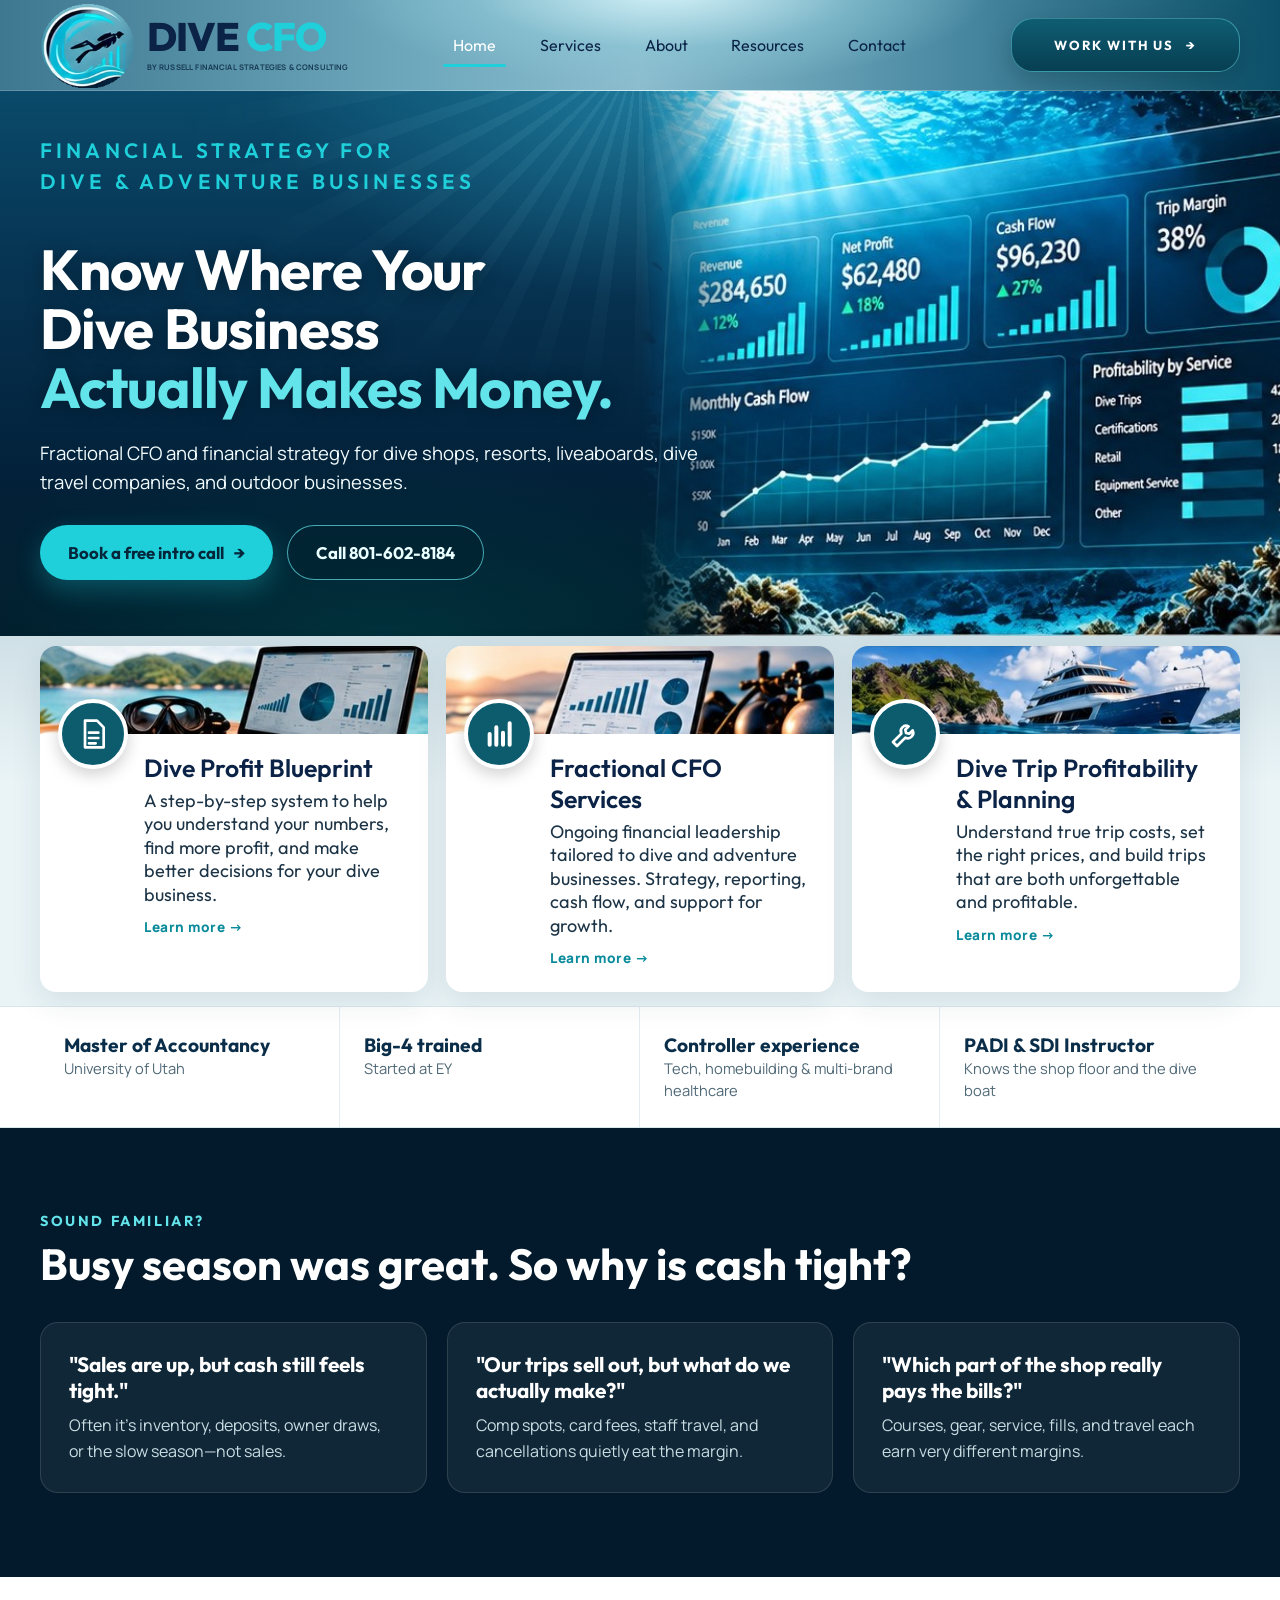
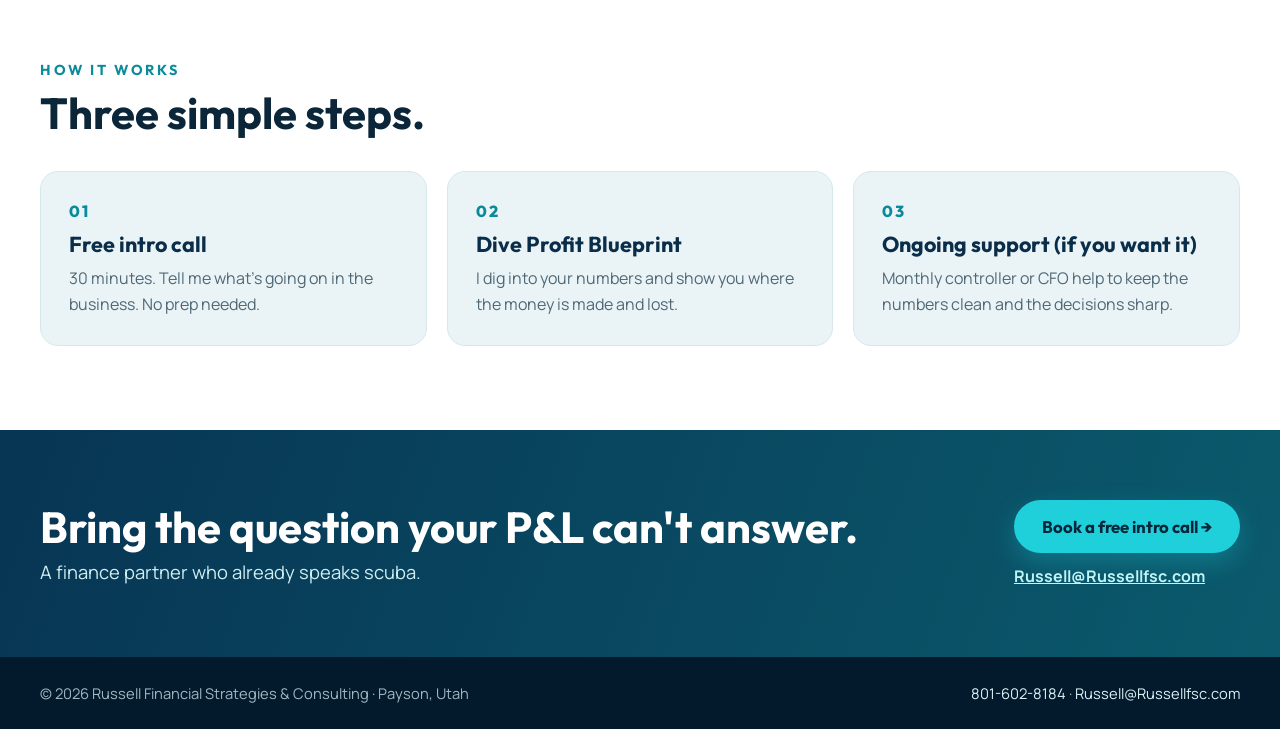
<file: index.html>
<!doctype html>
<html lang="en">
<head>
  <meta charset="utf-8">
  <meta name="viewport" content="width=device-width, initial-scale=1">
  <title>Dive CFO | Fractional CFO for Dive Shops, Resorts &amp; Dive Travel</title>
  <meta name="description" content="Dive CFO by Russell Financial Strategies &amp; Consulting. Fractional CFO, controller and trip-profitability help for dive shops, resorts, liveaboards and dive travel companies. Run by a PADI and SDI instructor with a Master of Accountancy.">
  <link rel="preconnect" href="https://fonts.googleapis.com">
  <link rel="preconnect" href="https://fonts.gstatic.com" crossorigin>
  <link rel="stylesheet" href="https://fonts.googleapis.com/css2?family=Outfit:wght@400;500;600;700;800&family=Manrope:wght@500;600;700;800&display=swap">
  <link rel="stylesheet" href="styles.css">
</head>
<body>

<header class="top">
  <div class="wrap top-row">
    <a class="brand" href="./" aria-label="Dive CFO home">
      <img class="brand-emblem" src="assets/logo-emblem.png" alt="" width="136" height="122">
      <span class="brand-words">
        <span class="brand-title">DIVE <b>CFO</b></span>
        <span class="brand-sub">BY RUSSELL FINANCIAL STRATEGIES &amp; CONSULTING</span>
      </span>
    </a>
    <button class="menu-btn" type="button" aria-label="Open menu" aria-expanded="false">☰</button>
    <nav class="nav" aria-label="Main">
      <a href="./" aria-current="page">Home</a>
      <a href="services.html">Services</a>
      <a href="about.html">About</a>
      <a href="resources.html">Resources</a>
      <a href="contact.html">Contact</a>
    </nav>
    <a class="work-btn" href="contact.html">WORK WITH US <span aria-hidden="true">→</span></a>
  </div>
</header>

<main>
  <section class="hero">
    <div class="rays" aria-hidden="true"></div>
    <img class="hero-art" src="assets/hero-dashboard.jpg" alt="" width="850" height="522">
    <div class="wrap hero-inner">
      <p class="kicker">Financial strategy for<br>dive &amp; adventure businesses</p>
      <h1>Know Where Your<br>Dive Business<br><span>Actually Makes Money.</span></h1>
      <p class="lead">Fractional CFO and financial strategy for dive shops, resorts, liveaboards, dive travel companies, and outdoor businesses.</p>
      <div class="hero-actions">
        <a class="btn btn-main" href="contact.html">Book a free intro call <span aria-hidden="true">→</span></a>
        <a class="btn btn-ghost" href="tel:+18016028184">Call 801-602-8184</a>
      </div>
    </div>
  </section>

  <section class="services" aria-label="Services">
    <div class="wrap cards">
      <a class="card" href="services.html#blueprint">
        <div class="card-media"><img src="assets/card-1.jpg" alt="Dive mask beside a laptop showing financial charts" width="528" height="103">
        <span class="card-icon" aria-hidden="true">
          <svg viewBox="0 0 24 24"><path d="M6 2h9l5 5v15H6z" fill="none" stroke="currentColor" stroke-width="2" stroke-linejoin="round"/><path d="M9 11h7M9 15h7M9 19h5" stroke="currentColor" stroke-width="2" stroke-linecap="round"/></svg>
        </span></div>
        <div class="card-body">
          <h2>Dive Profit Blueprint</h2>
          <p>A step-by-step system to help you understand your numbers, find more profit, and make better decisions for your dive business.</p>
          <span class="more">Learn more →</span>
        </div>
      </a>
      <a class="card" href="services.html#fractional-cfo">
        <div class="card-media"><img src="assets/card-2.jpg" alt="Laptop with charts next to scuba regulators" width="530" height="103">
        <span class="card-icon" aria-hidden="true">
          <svg viewBox="0 0 24 24"><path d="M5 20V12M10 20V7M15 20v-9M20 20V4" stroke="currentColor" stroke-width="3" stroke-linecap="round"/></svg>
        </span></div>
        <div class="card-body">
          <h2>Fractional CFO Services</h2>
          <p>Ongoing financial leadership tailored to dive and adventure businesses. Strategy, reporting, cash flow, and support for growth.</p>
          <span class="more">Learn more →</span>
        </div>
      </a>
      <a class="card" href="services.html#trip-profitability">
        <div class="card-media"><img src="assets/card-3.jpg" alt="Liveaboard dive boat near a tropical island" width="535" height="103">
        <span class="card-icon" aria-hidden="true">
          <svg viewBox="0 0 24 24"><path d="M14.7 6.3a4 4 0 0 0-5.4 5.4L3 18l3 3 6.3-6.3a4 4 0 0 0 5.4-5.4l-2.5 2.5-2.4-.6-.6-2.4z" fill="none" stroke="currentColor" stroke-width="2" stroke-linejoin="round"/></svg>
        </span></div>
        <div class="card-body">
          <h2>Dive Trip Profitability &amp; Planning</h2>
          <p>Understand true trip costs, set the right prices, and build trips that are both unforgettable and profitable.</p>
          <span class="more">Learn more →</span>
        </div>
      </a>
    </div>
  </section>

  <section class="trust" aria-label="Credentials">
    <div class="wrap trust-row">
      <div><strong>Master of Accountancy</strong><span>University of Utah</span></div>
      <div><strong>Big-4 trained</strong><span>Started at EY</span></div>
      <div><strong>Controller experience</strong><span>Tech, homebuilding &amp; multi-brand healthcare</span></div>
      <div><strong>PADI &amp; SDI Instructor</strong><span>Knows the shop floor and the dive boat</span></div>
    </div>
  </section>

  <section class="band">
    <div class="wrap">
      <p class="eyebrow">Sound familiar?</p>
      <h2>Busy season was great. So why is cash tight?</h2>
      <div class="problems">
        <div><h3>"Sales are up, but cash still feels tight."</h3><p>Often it's inventory, deposits, owner draws, or the slow season—not sales.</p></div>
        <div><h3>"Our trips sell out, but what do we actually make?"</h3><p>Comp spots, card fees, staff travel, and cancellations quietly eat the margin.</p></div>
        <div><h3>"Which part of the shop really pays the bills?"</h3><p>Courses, gear, service, fills, and travel each earn very different margins.</p></div>
      </div>
    </div>
  </section>

  <section class="band light">
    <div class="wrap">
      <p class="eyebrow">How it works</p>
      <h2>Three simple steps.</h2>
      <ol class="steps">
        <li><span>01</span><h3>Free intro call</h3><p>30 minutes. Tell me what's going on in the business. No prep needed.</p></li>
        <li><span>02</span><h3>Dive Profit Blueprint</h3><p>I dig into your numbers and show you where the money is made and lost.</p></li>
        <li><span>03</span><h3>Ongoing support (if you want it)</h3><p>Monthly controller or CFO help to keep the numbers clean and the decisions sharp.</p></li>
      </ol>
    </div>
  </section>

  <section class="cta">
    <div class="wrap cta-row">
      <div>
        <h2>Bring the question your P&amp;L can't answer.</h2>
        <p>A finance partner who already speaks scuba.</p>
      </div>
      <div class="cta-actions">
        <a class="btn btn-main" href="contact.html">Book a free intro call →</a>
        <a class="cta-link" href="mailto:Russell@Russellfsc.com">Russell@Russellfsc.com</a>
      </div>
    </div>
  </section>
</main>

<footer class="foot">
  <div class="wrap foot-row">
    <span>© 2026 Russell Financial Strategies &amp; Consulting · Payson, Utah</span>
    <span><a href="tel:+18016028184">801-602-8184</a> · <a href="mailto:Russell@Russellfsc.com">Russell@Russellfsc.com</a></span>
  </div>
</footer>

<script>
  const b=document.querySelector('.menu-btn'),n=document.querySelector('.nav');
  b.addEventListener('click',()=>{const o=n.classList.toggle('open');b.setAttribute('aria-expanded',String(o));});
</script>
</body>
</html>
</file>
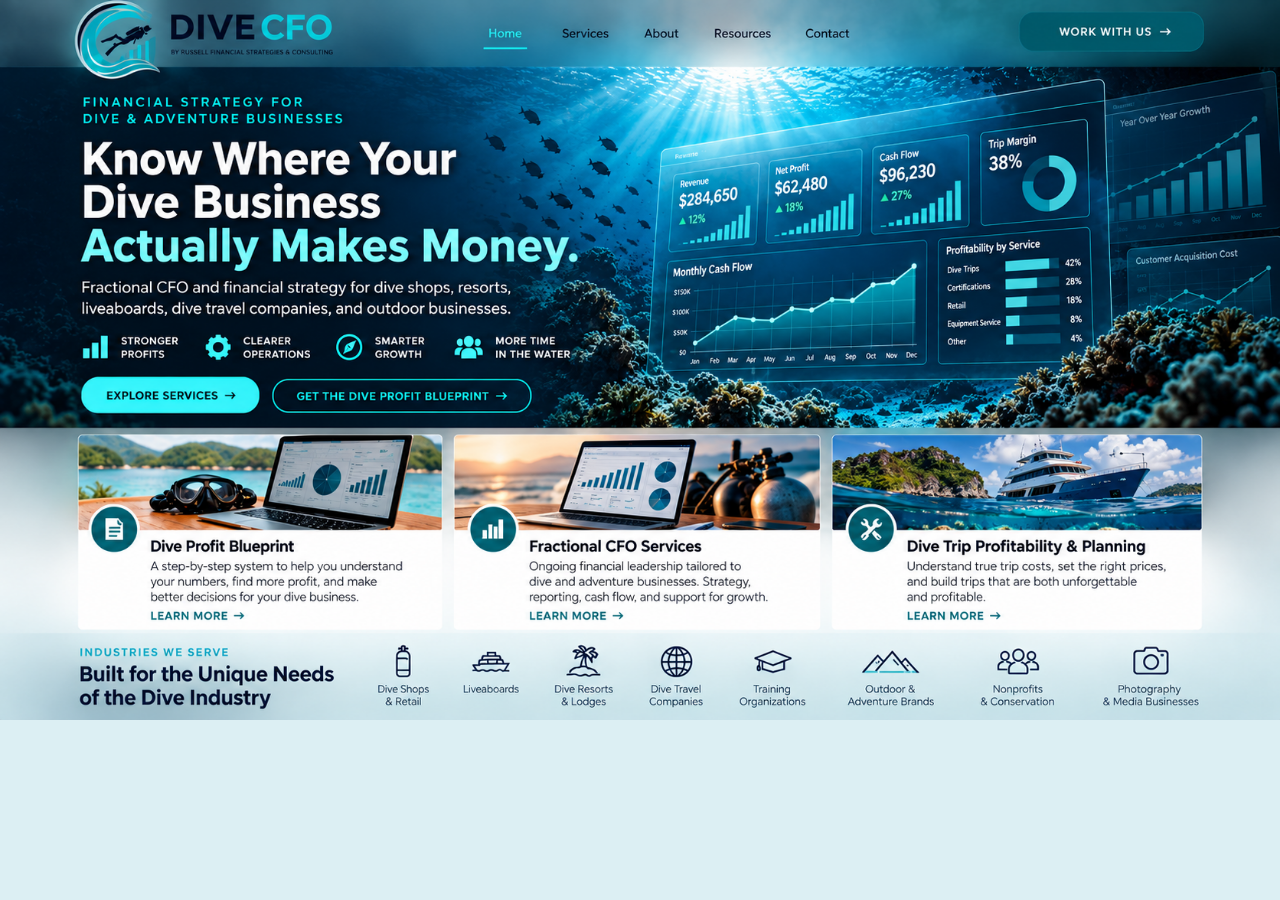
<file: dive-cfo-github-site/index.html>
<!doctype html>
<html lang="en">
<head>
  <meta charset="utf-8">
  <meta name="viewport" content="width=device-width, initial-scale=1">
  <meta name="description" content="Dive CFO by Russell Financial Strategies & Consulting — financial strategy for dive and adventure businesses.">
  <title>Dive CFO | Russell Financial Strategies & Consulting</title>
  <link rel="stylesheet" href="styles.css">
</head>
<body>
  <main class="homepage" aria-label="Dive CFO home page">
    <div class="design-canvas">
      <img
        class="approved-design"
        src="assets/dive-cfo-homepage.png"
        width="1672"
        height="941"
        alt="Dive CFO — financial strategy for dive and adventure businesses"
      >

      <!-- Invisible clickable areas. They do not change any pixels in the approved design. -->
      <a class="hotspot hs-home" href="./" aria-label="Home">Home</a>
      <a class="hotspot hs-services" href="services.html" aria-label="Services">Services</a>
      <a class="hotspot hs-about" href="about.html" aria-label="About">About</a>
      <a class="hotspot hs-resources" href="resources.html" aria-label="Resources">Resources</a>
      <a class="hotspot hs-contact" href="contact.html" aria-label="Contact">Contact</a>
      <a class="hotspot hs-work" href="contact.html" aria-label="Work with us">Work With Us</a>

      <a class="hotspot hs-explore" href="services.html" aria-label="Explore services">Explore Services</a>
      <a class="hotspot hs-blueprint" href="services.html#blueprint" aria-label="Get the Dive Profit Blueprint">Get the Dive Profit Blueprint</a>

      <a class="hotspot hs-card1" href="services.html#blueprint" aria-label="Dive Profit Blueprint">Dive Profit Blueprint</a>
      <a class="hotspot hs-card2" href="services.html#fractional-cfo" aria-label="Fractional CFO Services">Fractional CFO Services</a>
      <a class="hotspot hs-card3" href="services.html#trip-profitability" aria-label="Dive Trip Profitability and Planning">Dive Trip Profitability & Planning</a>
    </div>
  </main>
</body>
</html>
</file>
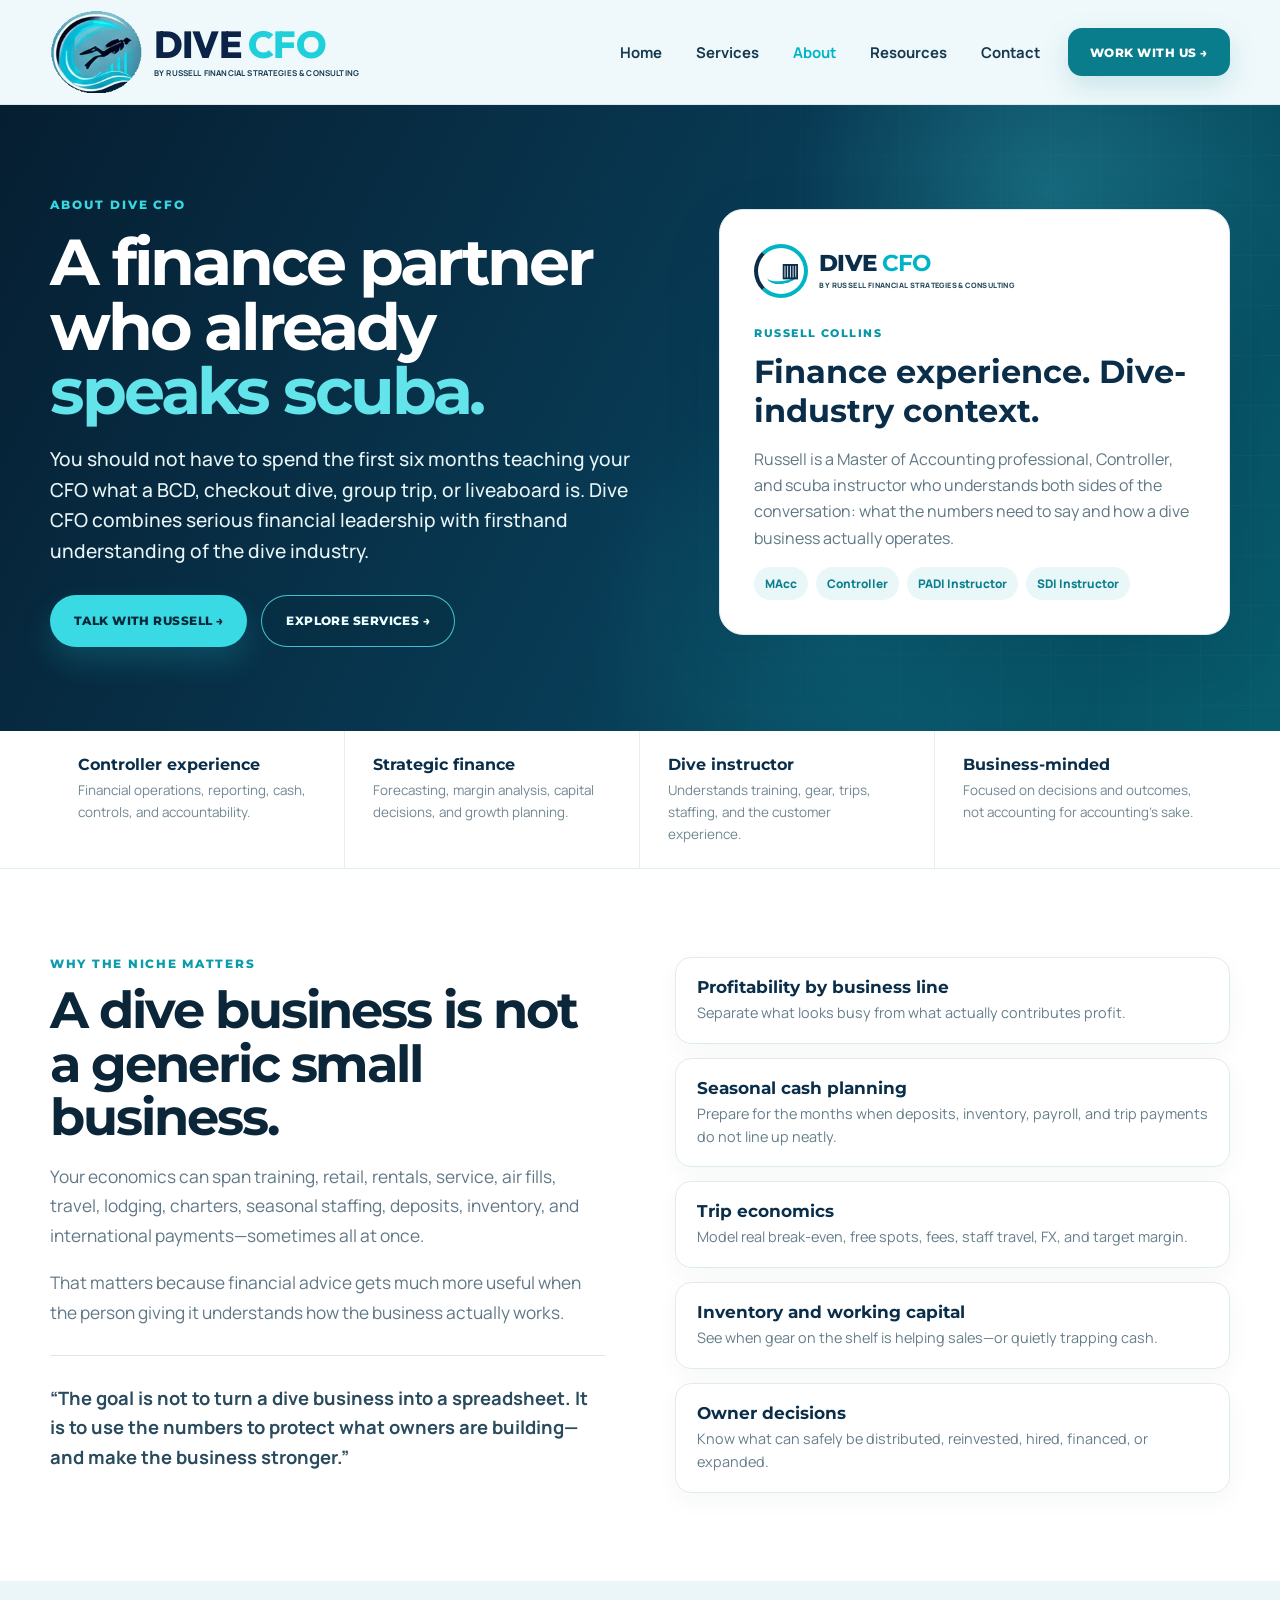
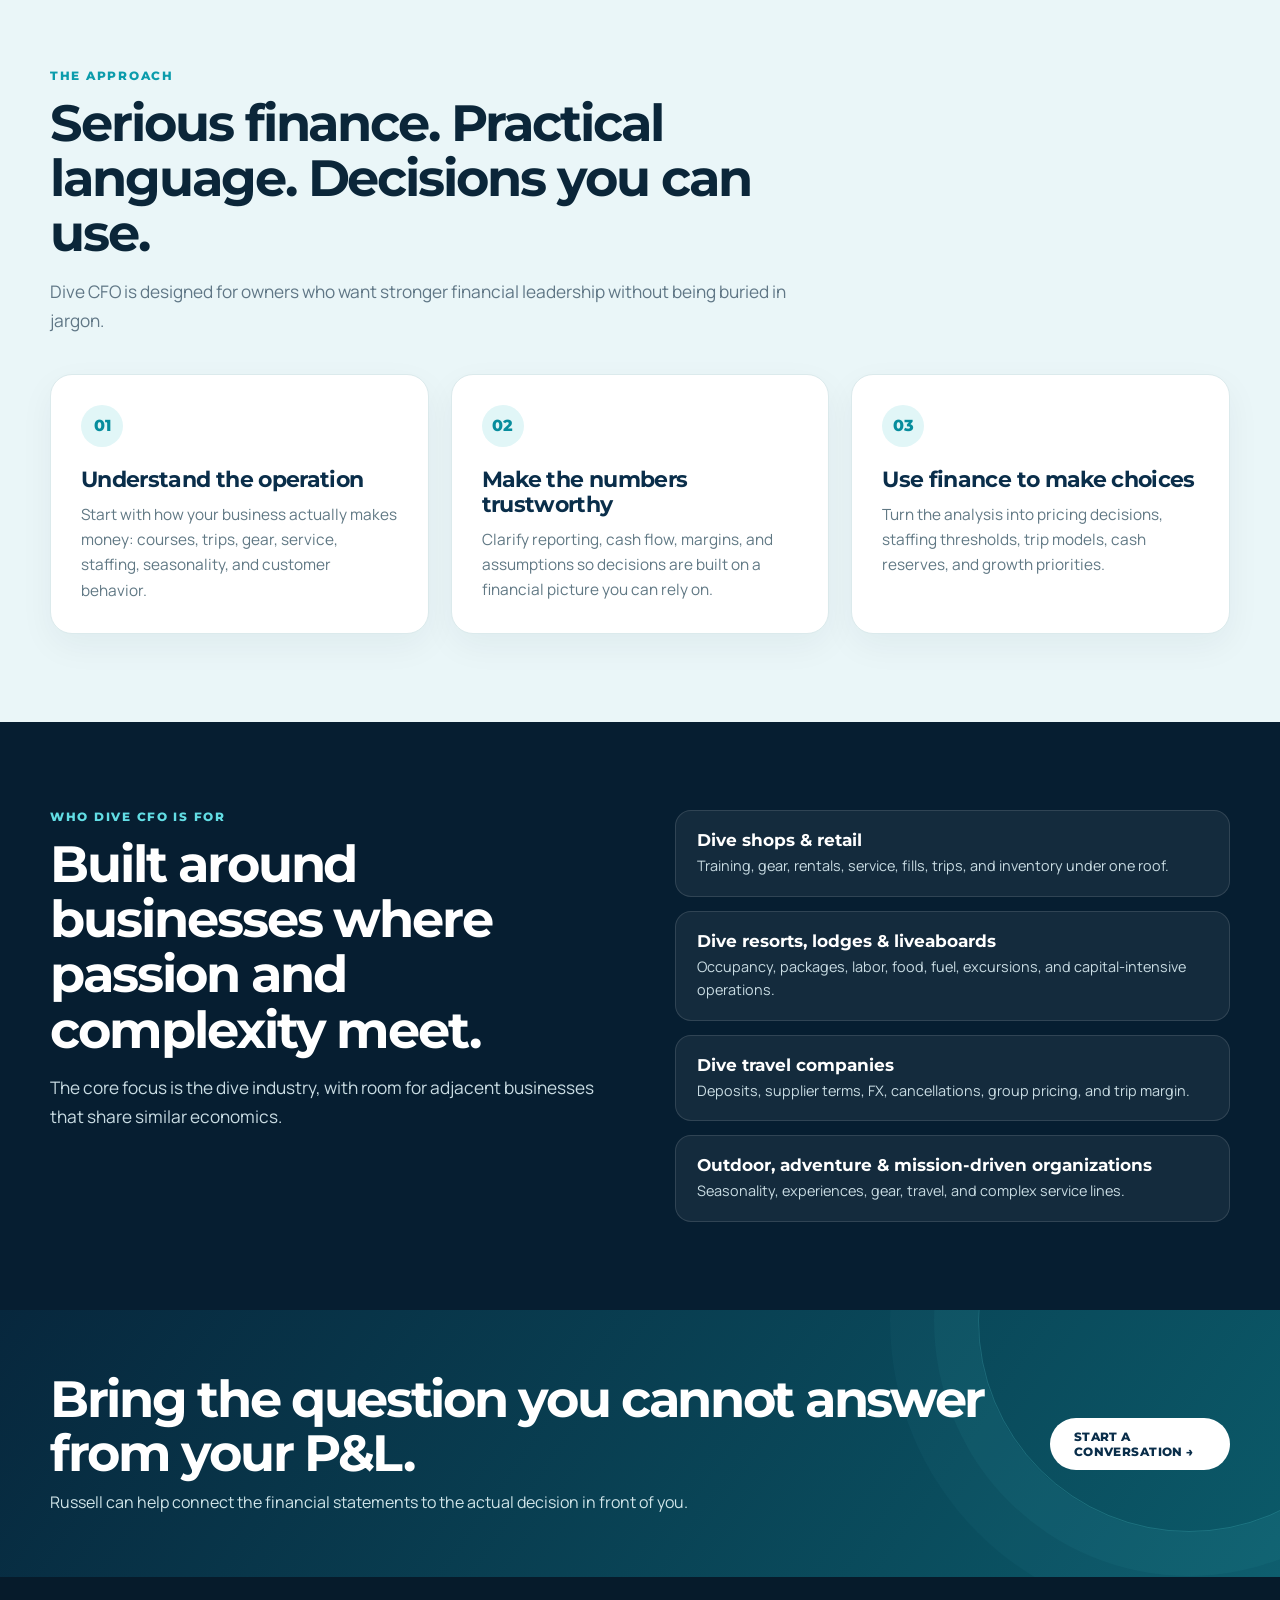
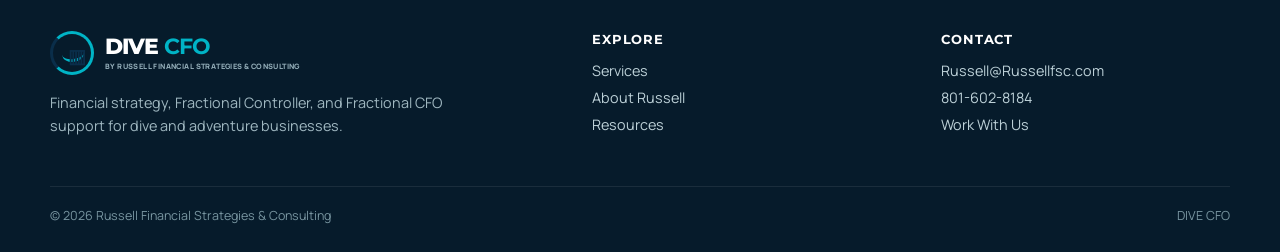
<file: about.html>
<!doctype html>
<html lang="en">
<head>
  <meta charset="utf-8"><meta name="viewport" content="width=device-width,initial-scale=1">
  <title>About Russell | Dive CFO</title>
  <meta name="description" content="Meet Russell Collins, MAcc, Controller, PADI and SDI scuba instructor, and founder of Dive CFO by Russell Financial Strategies & Consulting.">
  <link rel="stylesheet" href="secondary.css?v=3">
</head>
<body>
<header class="site-header"><div class="container nav-row"><a class="brand" href="./"><span class="brand-logo" role="img" aria-label="Dive CFO by Russell Financial Strategies & Consulting"><img class="brand-emblem-img" src="assets/logo-emblem.png" alt="" width="136" height="122"><span class="brand-words"><span class="brand-title">DIVE <b>CFO</b></span><span class="brand-sub">BY RUSSELL FINANCIAL STRATEGIES &amp; CONSULTING</span></span></span></a><button class="mobile-menu" aria-label="Open navigation" onclick="document.querySelector('.nav').classList.toggle('open')">☰</button><nav class="nav"><a href="./">Home</a><a href="services.html">Services</a><a aria-current="page" href="about.html">About</a><a href="resources.html">Resources</a><a href="contact.html">Contact</a></nav><a class="header-cta" href="contact.html">WORK WITH US →</a></div></header>
<main>
<section class="hero">
  <div class="container hero-inner">
    <div>
      <p class="eyebrow">ABOUT DIVE CFO</p>
      <h1>A finance partner who already <span>speaks scuba.</span></h1>
      <p class="hero-lead">You should not have to spend the first six months teaching your CFO what a BCD, checkout dive, group trip, or liveaboard is. Dive CFO combines serious financial leadership with firsthand understanding of the dive industry.</p>
      <div class="hero-actions"><a class="btn btn-primary" href="contact.html">TALK WITH RUSSELL →</a><a class="btn btn-secondary" href="services.html">EXPLORE SERVICES →</a></div>
    </div>
    <aside class="profile-card">
      <span class="brand-logo" role="img" aria-label="Dive CFO"><span class="brand-emblem" aria-hidden="true"></span><span class="brand-words"><span class="brand-title">DIVE <b>CFO</b></span><span class="brand-sub">BY RUSSELL FINANCIAL STRATEGIES &amp; CONSULTING</span></span></span>
      <span class="panel-kicker" style="color:#0797a6">RUSSELL COLLINS</span>
      <h2 style="color:#0A2E4A;margin:10px 0 8px;font-family:Montserrat,sans-serif;font-size:2rem">Finance experience. Dive-industry context.</h2>
      <p style="color:#5f7885;line-height:1.65">Russell is a Master of Accounting professional, Controller, and scuba instructor who understands both sides of the conversation: what the numbers need to say and how a dive business actually operates.</p>
      <div class="credential-line"><span>MAcc</span><span>Controller</span><span>PADI Instructor</span><span>SDI Instructor</span></div>
    </aside>
  </div>
</section>

<section class="trust-strip"><div class="container trust-grid"><div class="trust-item"><strong>Controller experience</strong><span>Financial operations, reporting, cash, controls, and accountability.</span></div><div class="trust-item"><strong>Strategic finance</strong><span>Forecasting, margin analysis, capital decisions, and growth planning.</span></div><div class="trust-item"><strong>Dive instructor</strong><span>Understands training, gear, trips, staffing, and the customer experience.</span></div><div class="trust-item"><strong>Business-minded</strong><span>Focused on decisions and outcomes, not accounting for accounting's sake.</span></div></div></section>

<section class="section white"><div class="container two-col">
  <div>
    <span class="section-kicker">WHY THE NICHE MATTERS</span>
    <h2 style="margin:0 0 18px;font-family:Montserrat,sans-serif;font-size:clamp(2.2rem,4vw,3.4rem);line-height:1.05;letter-spacing:-.04em">A dive business is not a generic small business.</h2>
    <p class="section-intro">Your economics can span training, retail, rentals, service, air fills, travel, lodging, charters, seasonal staffing, deposits, inventory, and international payments—sometimes all at once.</p>
    <p class="section-intro" style="margin-top:18px">That matters because financial advice gets much more useful when the person giving it understands how the business actually works.</p>
    <div class="quote">“The goal is not to turn a dive business into a spreadsheet. It is to use the numbers to protect what owners are building—and make the business stronger.”</div>
  </div>
  <div class="stat-stack">
    <div class="stat-card"><strong>Profitability by business line</strong><span>Separate what looks busy from what actually contributes profit.</span></div>
    <div class="stat-card"><strong>Seasonal cash planning</strong><span>Prepare for the months when deposits, inventory, payroll, and trip payments do not line up neatly.</span></div>
    <div class="stat-card"><strong>Trip economics</strong><span>Model real break-even, free spots, fees, staff travel, FX, and target margin.</span></div>
    <div class="stat-card"><strong>Inventory and working capital</strong><span>See when gear on the shelf is helping sales—or quietly trapping cash.</span></div>
    <div class="stat-card"><strong>Owner decisions</strong><span>Know what can safely be distributed, reinvested, hired, financed, or expanded.</span></div>
  </div>
</div></section>

<section class="section soft"><div class="container"><div class="section-head"><span class="section-kicker">THE APPROACH</span><h2>Serious finance. Practical language. Decisions you can use.</h2><p>Dive CFO is designed for owners who want stronger financial leadership without being buried in jargon.</p></div><div class="cards-3"><div class="card"><div class="num">01</div><h3>Understand the operation</h3><p>Start with how your business actually makes money: courses, trips, gear, service, staffing, seasonality, and customer behavior.</p></div><div class="card"><div class="num">02</div><h3>Make the numbers trustworthy</h3><p>Clarify reporting, cash flow, margins, and assumptions so decisions are built on a financial picture you can rely on.</p></div><div class="card"><div class="num">03</div><h3>Use finance to make choices</h3><p>Turn the analysis into pricing decisions, staffing thresholds, trip models, cash reserves, and growth priorities.</p></div></div></div></section>

<section class="section dark"><div class="container two-col"><div><span class="section-kicker">WHO DIVE CFO IS FOR</span><h2>Built around businesses where passion and complexity meet.</h2><p class="section-intro">The core focus is the dive industry, with room for adjacent businesses that share similar economics.</p></div><div class="stat-stack"><div class="stat-card"><strong>Dive shops & retail</strong><span>Training, gear, rentals, service, fills, trips, and inventory under one roof.</span></div><div class="stat-card"><strong>Dive resorts, lodges & liveaboards</strong><span>Occupancy, packages, labor, food, fuel, excursions, and capital-intensive operations.</span></div><div class="stat-card"><strong>Dive travel companies</strong><span>Deposits, supplier terms, FX, cancellations, group pricing, and trip margin.</span></div><div class="stat-card"><strong>Outdoor, adventure & mission-driven organizations</strong><span>Seasonality, experiences, gear, travel, and complex service lines.</span></div></div></div></section>

<section class="final-cta"><div class="container cta-inner"><div><h2>Bring the question you cannot answer from your P&L.</h2><p>Russell can help connect the financial statements to the actual decision in front of you.</p></div><a class="btn btn-light" href="contact.html">START A CONVERSATION →</a></div></section>
</main>
<footer class="site-footer"><div class="container footer-grid"><div><span class="footer-brand-logo" role="img" aria-label="Dive CFO"><span class="brand-emblem" aria-hidden="true"></span><span class="brand-words"><span class="brand-title">DIVE <b>CFO</b></span><span class="brand-sub">BY RUSSELL FINANCIAL STRATEGIES &amp; CONSULTING</span></span></span><p>Financial strategy, Fractional Controller, and Fractional CFO support for dive and adventure businesses.</p></div><div><h4>Explore</h4><a href="services.html">Services</a><a href="about.html">About Russell</a><a href="resources.html">Resources</a></div><div><h4>Contact</h4><a href="mailto:Russell@Russellfsc.com">Russell@Russellfsc.com</a><a href="tel:+18016028184">801-602-8184</a><a href="contact.html">Work With Us</a></div></div><div class="container footer-bottom"><span>© 2026 Russell Financial Strategies & Consulting</span><span>DIVE CFO</span></div></footer>
</body></html>
</file>
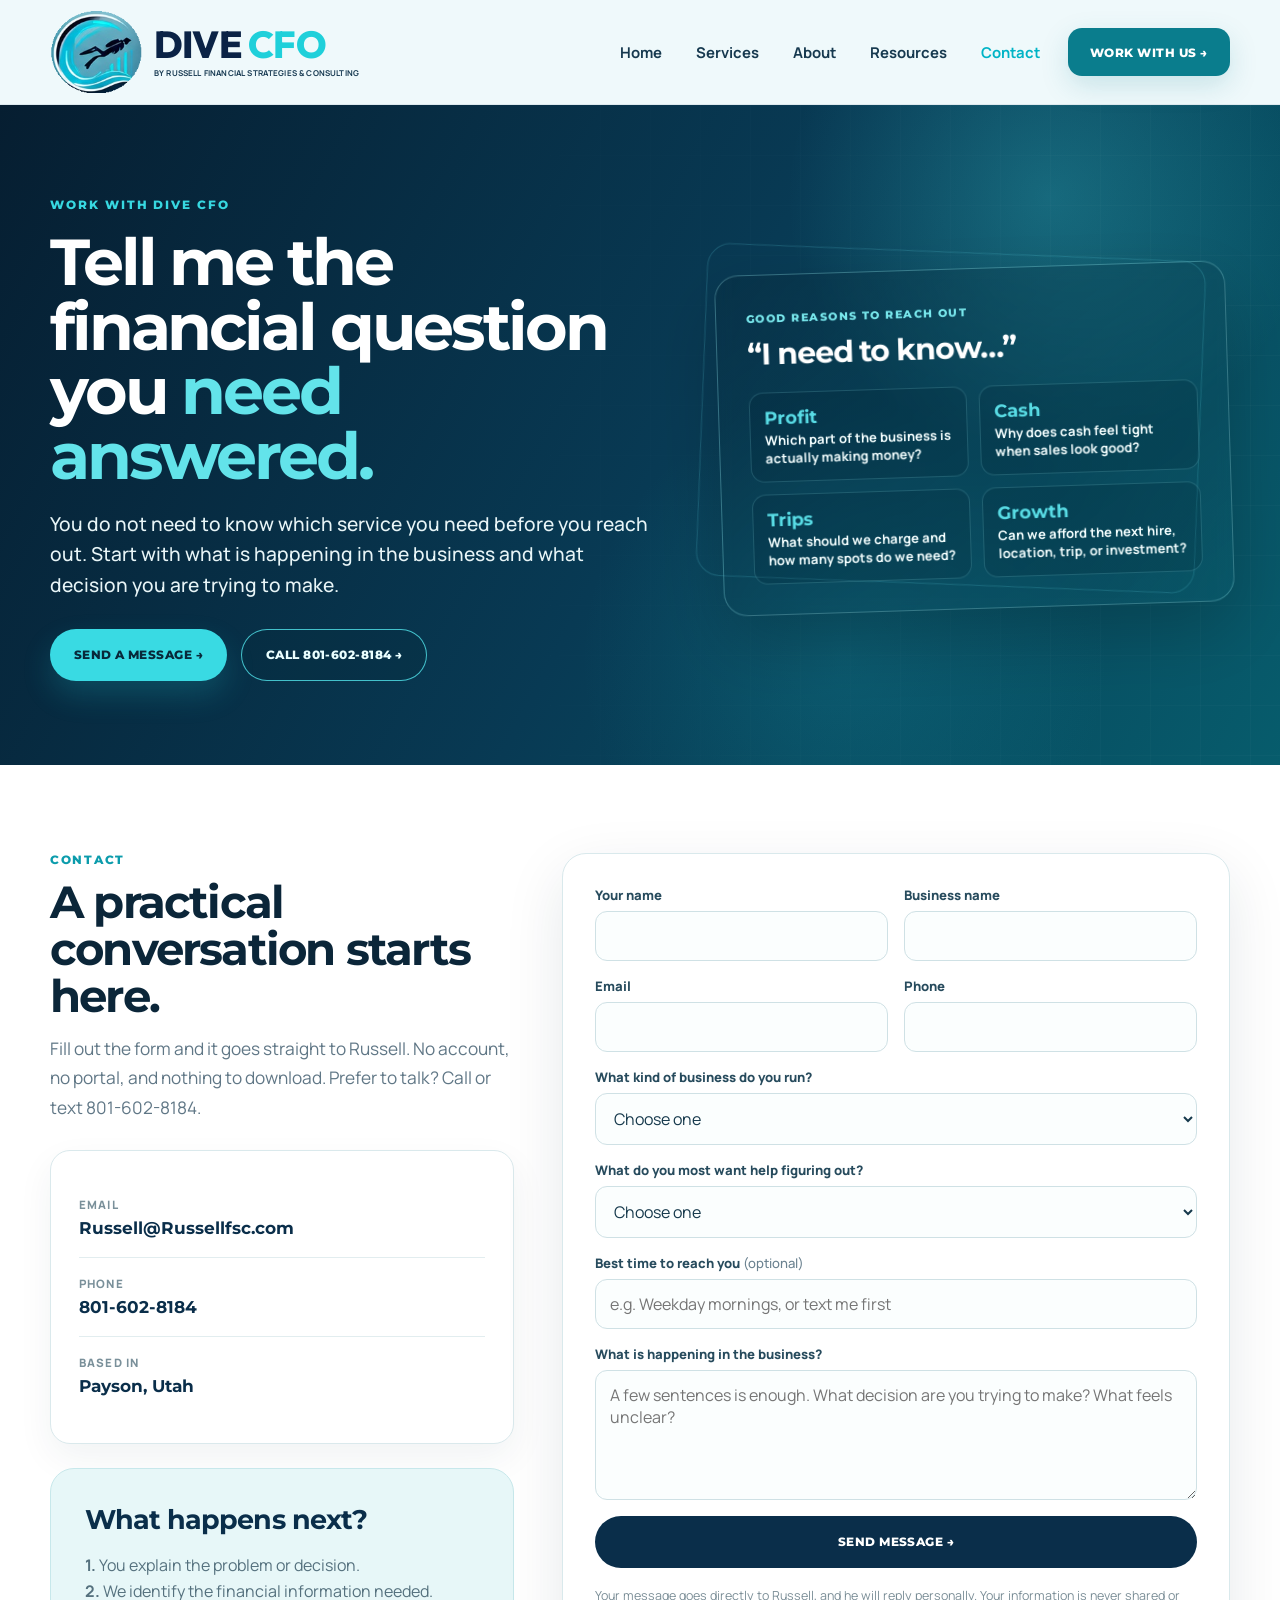
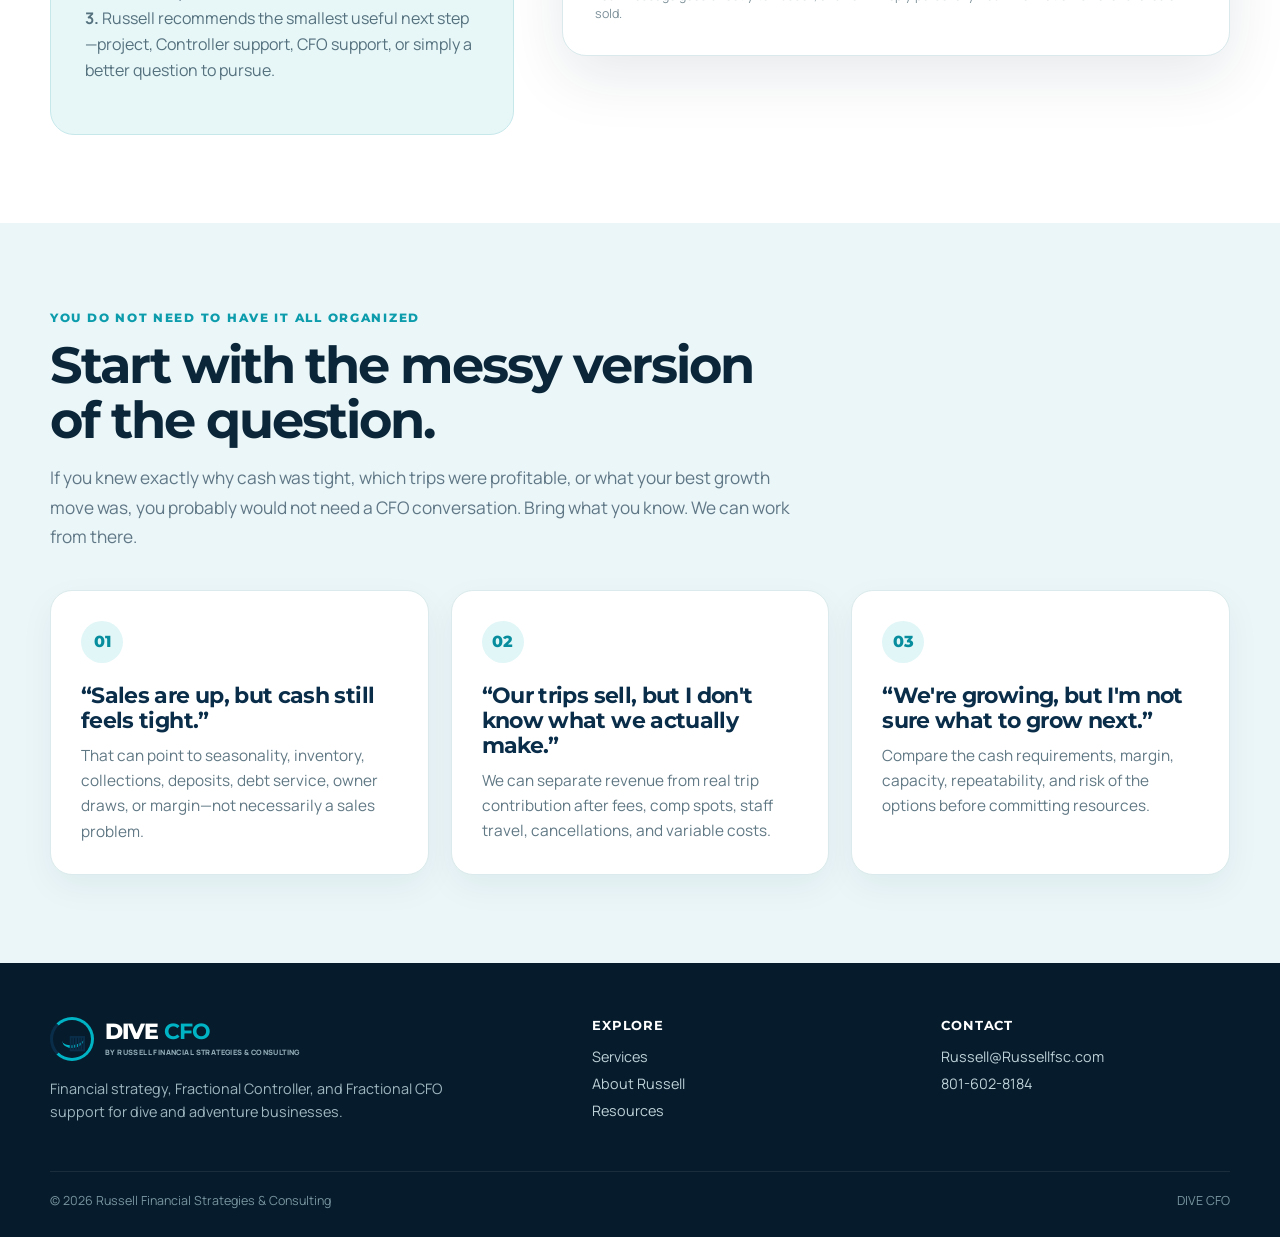
<file: contact.html>
<!doctype html>
<html lang="en">
<head>
  <meta charset="utf-8"><meta name="viewport" content="width=device-width,initial-scale=1">
  <title>Contact Dive CFO | Russell Financial Strategies & Consulting</title>
  <meta name="description" content="Talk with Russell about financial strategy, Fractional Controller/CFO support, trip profitability, cash flow, pricing, or inventory for your dive business.">
  <link rel="stylesheet" href="secondary.css?v=3">
</head>
<body>
<header class="site-header"><div class="container nav-row"><a class="brand" href="./"><span class="brand-logo" role="img" aria-label="Dive CFO by Russell Financial Strategies & Consulting"><img class="brand-emblem-img" src="assets/logo-emblem.png" alt="" width="136" height="122"><span class="brand-words"><span class="brand-title">DIVE <b>CFO</b></span><span class="brand-sub">BY RUSSELL FINANCIAL STRATEGIES &amp; CONSULTING</span></span></span></a><button class="mobile-menu" aria-label="Open navigation" onclick="document.querySelector('.nav').classList.toggle('open')">☰</button><nav class="nav"><a href="./">Home</a><a href="services.html">Services</a><a href="about.html">About</a><a href="resources.html">Resources</a><a aria-current="page" href="contact.html">Contact</a></nav><a class="header-cta" href="contact.html">WORK WITH US →</a></div></header>
<main>
<section class="hero">
  <div class="container hero-inner">
    <div><p class="eyebrow">WORK WITH DIVE CFO</p><h1>Tell me the financial question you <span>need answered.</span></h1><p class="hero-lead">You do not need to know which service you need before you reach out. Start with what is happening in the business and what decision you are trying to make.</p><div class="hero-actions"><a class="btn btn-primary" href="#contactForm">SEND A MESSAGE →</a><a class="btn btn-secondary" href="tel:+18016028184">CALL 801-602-8184 →</a></div></div>
    <aside class="hero-panel"><span class="panel-kicker">GOOD REASONS TO REACH OUT</span><h2>“I need to know…”</h2><div class="panel-list"><div><b>Profit</b>Which part of the business is actually making money?</div><div><b>Cash</b>Why does cash feel tight when sales look good?</div><div><b>Trips</b>What should we charge and how many spots do we need?</div><div><b>Growth</b>Can we afford the next hire, location, trip, or investment?</div></div></aside>
  </div>
</section>

<section class="section white">
  <div class="container contact-grid">
    <div>
      <span class="section-kicker">CONTACT</span><h2 style="margin:0 0 14px;font-family:Montserrat,sans-serif;font-size:2.8rem;line-height:1.05;letter-spacing:-.04em">A practical conversation starts here.</h2><p class="section-intro">Fill out the form and it goes straight to Russell. No account, no portal, and nothing to download. Prefer to talk? Call or text 801-602-8184.</p>
      <div class="contact-card" style="margin-top:28px"><a class="contact-method" href="mailto:Russell@Russellfsc.com"><small>Email</small><strong>Russell@Russellfsc.com</strong></a><a class="contact-method" href="tel:+18016028184"><small>Phone</small><strong>801-602-8184</strong></a><div class="contact-method"><small>Based in</small><strong>Payson, Utah</strong></div></div>
      <div class="callout" style="margin-top:24px"><h3>What happens next?</h3><p><strong>1.</strong> You explain the problem or decision.<br><strong>2.</strong> We identify the financial information needed.<br><strong>3.</strong> Russell recommends the smallest useful next step—project, Controller support, CFO support, or simply a better question to pursue.</p></div>
    </div>

    <form class="form-card" id="contactForm" action="https://formsubmit.co/Russell@Russellfsc.com" method="POST">
      <input type="hidden" name="_subject" id="subjectField" value="New Dive CFO inquiry from russellfsc.com">
      <input type="hidden" name="_next" value="https://russellfsc.com/thanks.html">
      <input type="hidden" name="_captcha" value="false">
      <input type="hidden" name="_template" value="table">
      <input type="text" name="_honey" tabindex="-1" autocomplete="off" aria-hidden="true" style="position:absolute;left:-9999px;width:1px;height:1px;opacity:0">
      <div class="form-grid">
        <div class="field"><label for="name">Your name</label><input id="name" name="name" autocomplete="name" required></div>
        <div class="field"><label for="business">Business name</label><input id="business" name="business" autocomplete="organization"></div>
        <div class="field"><label for="email">Email</label><input id="email" name="email" type="email" autocomplete="email" required></div>
        <div class="field"><label for="phone">Phone</label><input id="phone" name="phone" type="tel" autocomplete="tel"></div>
        <div class="field full"><label for="type">What kind of business do you run?</label><select id="type" name="type"><option value="">Choose one</option><option>Dive shop / retail</option><option>Dive resort / lodge</option><option>Liveaboard</option><option>Dive travel company</option><option>Training organization</option><option>Outdoor / adventure business</option><option>Nonprofit / conservation</option><option>Other</option></select></div>
        <div class="field full"><label for="need">What do you most want help figuring out?</label><select id="need" name="need"><option value="">Choose one</option><option>Dive Profit Blueprint / overall profitability</option><option>Fractional Controller support</option><option>Fractional CFO support</option><option>Dive trip profitability / pricing</option><option>Cash flow / seasonal planning</option><option>Inventory / working capital</option><option>Pricing / margins</option><option>Not sure yet</option></select></div>
        <div class="field full"><label for="besttime">Best time to reach you <span style="font-weight:500;color:#6b8290">(optional)</span></label><input id="besttime" name="best_time" placeholder="e.g. Weekday mornings, or text me first"></div>
        <div class="field full"><label for="message">What is happening in the business?</label><textarea id="message" name="message" placeholder="A few sentences is enough. What decision are you trying to make? What feels unclear?" required></textarea></div>
        <div class="field full"><button class="btn btn-dark" type="submit" id="sendBtn" style="border:0;cursor:pointer">SEND MESSAGE →</button><p class="form-note">Your message goes directly to Russell, and he will reply personally. Your information is never shared or sold.</p></div>
      </div>
    </form>
  </div>
</section>

<section class="section soft"><div class="container"><div class="section-head"><span class="section-kicker">YOU DO NOT NEED TO HAVE IT ALL ORGANIZED</span><h2>Start with the messy version of the question.</h2><p>If you knew exactly why cash was tight, which trips were profitable, or what your best growth move was, you probably would not need a CFO conversation. Bring what you know. We can work from there.</p></div><div class="cards-3"><div class="card"><div class="num">01</div><h3>“Sales are up, but cash still feels tight.”</h3><p>That can point to seasonality, inventory, collections, deposits, debt service, owner draws, or margin—not necessarily a sales problem.</p></div><div class="card"><div class="num">02</div><h3>“Our trips sell, but I don't know what we actually make.”</h3><p>We can separate revenue from real trip contribution after fees, comp spots, staff travel, cancellations, and variable costs.</p></div><div class="card"><div class="num">03</div><h3>“We're growing, but I'm not sure what to grow next.”</h3><p>Compare the cash requirements, margin, capacity, repeatability, and risk of the options before committing resources.</p></div></div></div></section>
</main>
<footer class="site-footer"><div class="container footer-grid"><div><span class="footer-brand-logo" role="img" aria-label="Dive CFO"><span class="brand-emblem" aria-hidden="true"></span><span class="brand-words"><span class="brand-title">DIVE <b>CFO</b></span><span class="brand-sub">BY RUSSELL FINANCIAL STRATEGIES &amp; CONSULTING</span></span></span><p>Financial strategy, Fractional Controller, and Fractional CFO support for dive and adventure businesses.</p></div><div><h4>Explore</h4><a href="services.html">Services</a><a href="about.html">About Russell</a><a href="resources.html">Resources</a></div><div><h4>Contact</h4><a href="mailto:Russell@Russellfsc.com">Russell@Russellfsc.com</a><a href="tel:+18016028184">801-602-8184</a></div></div><div class="container footer-bottom"><span>© 2026 Russell Financial Strategies & Consulting</span><span>DIVE CFO</span></div></footer>
<script>
(function(){
  const params=new URLSearchParams(location.search);
  const service=params.get('service'),topic=params.get('topic');
  const need=document.getElementById('need');
  if(service&&need){const map={blueprint:'Dive Profit Blueprint / overall profitability',controller:'Fractional Controller support',cfo:'Fractional CFO support',trip:'Dive trip profitability / pricing'};if(map[service]) need.value=map[service];}
  if(topic&&document.getElementById('message')) document.getElementById('message').value='I came from the Resources page and want to talk about: '+topic.replaceAll('-',' ')+'.\n\n';
  document.getElementById('contactForm').addEventListener('submit',function(){
    const v=id=>(document.getElementById(id).value||'').trim();
    document.getElementById('subjectField').value='Dive CFO inquiry: '+(v('business')||v('name'));
    const b=document.getElementById('sendBtn'); b.textContent='SENDING…'; setTimeout(()=>{b.disabled=true;},0);
  });
})();
</script>
</body></html>
</file>
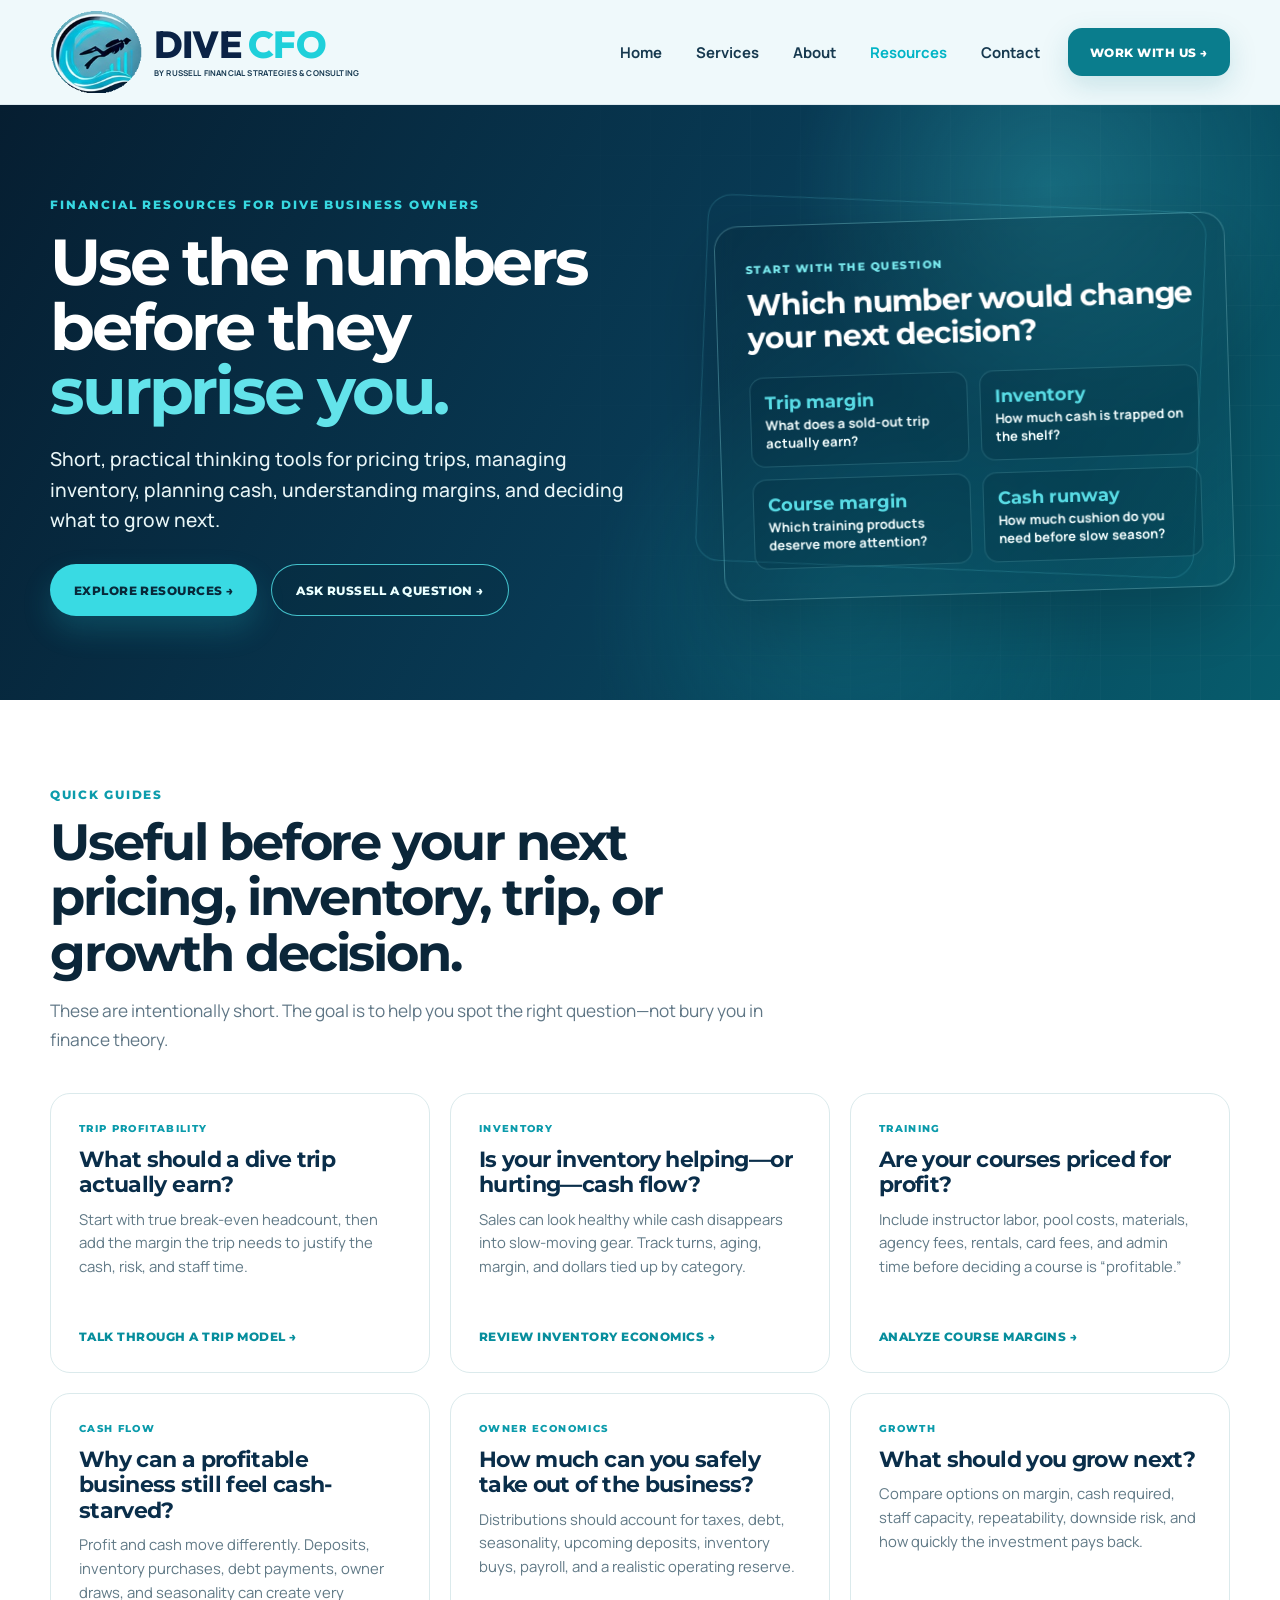
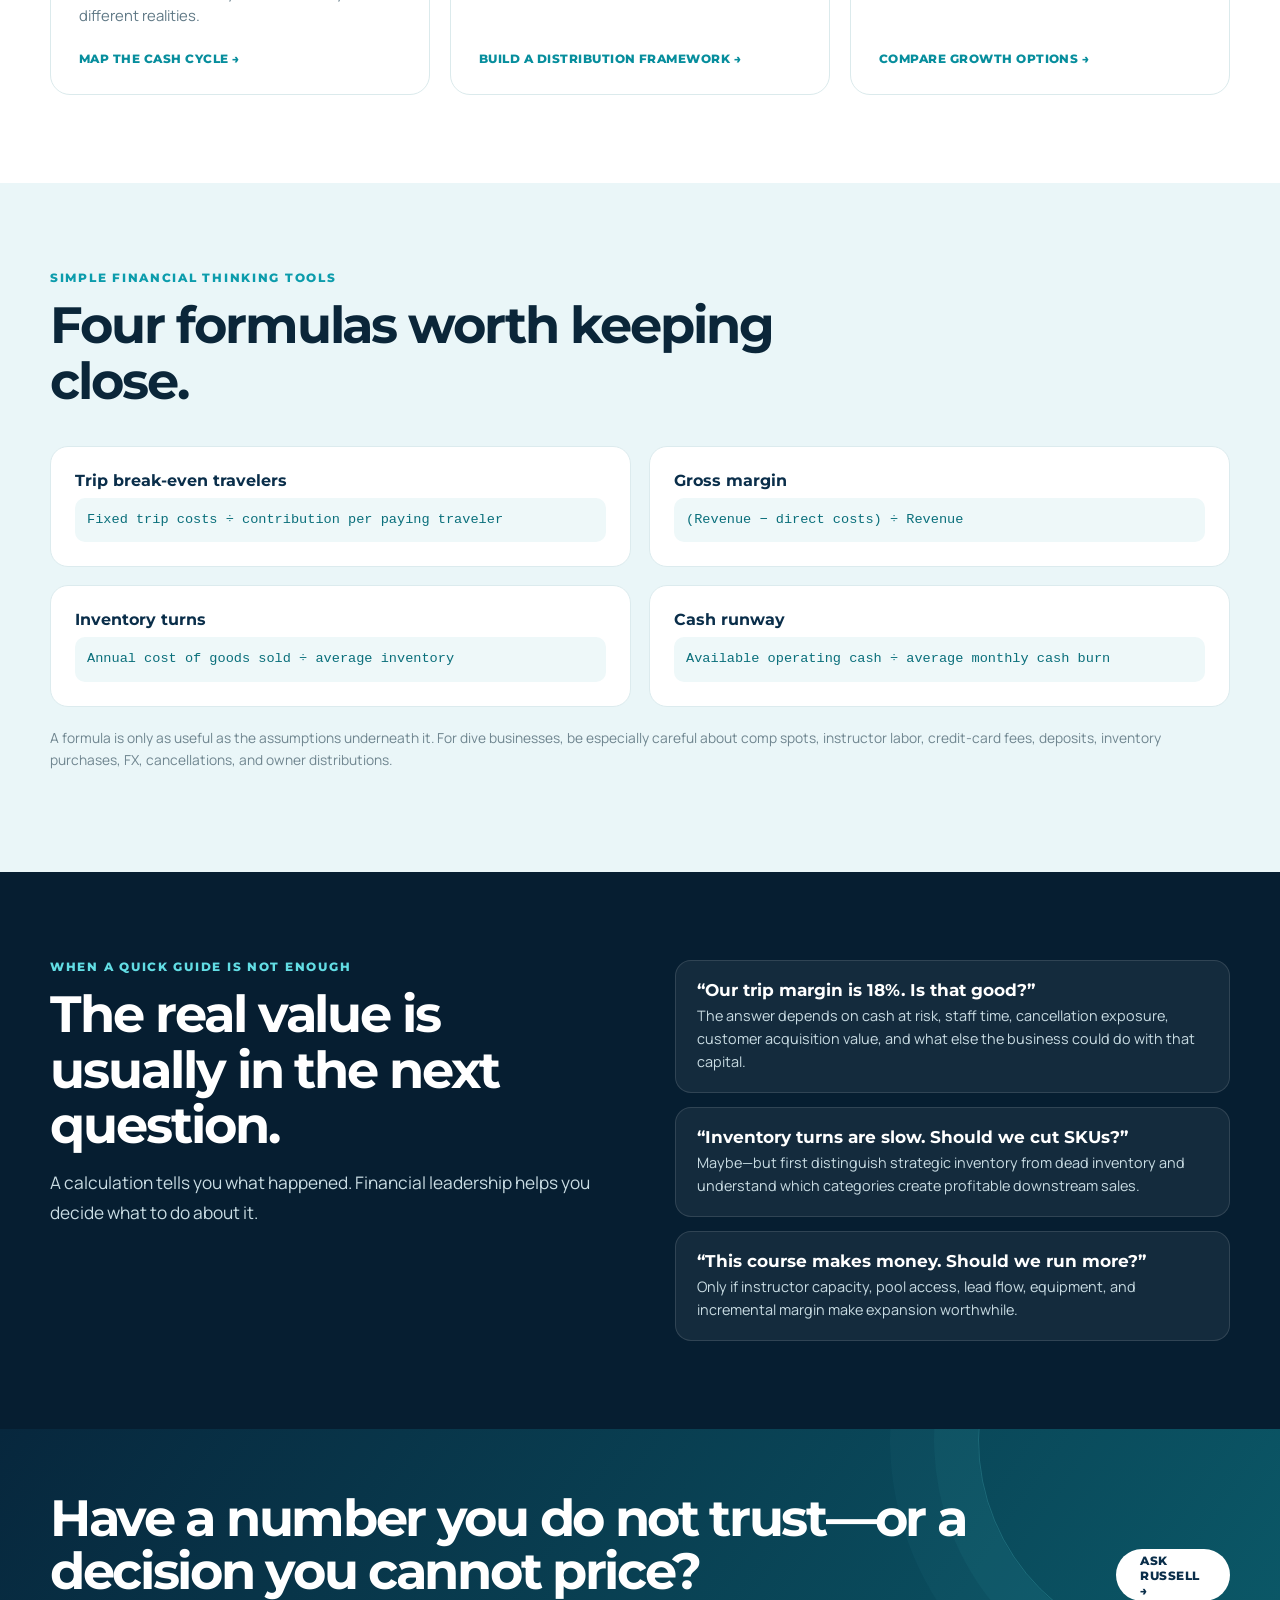
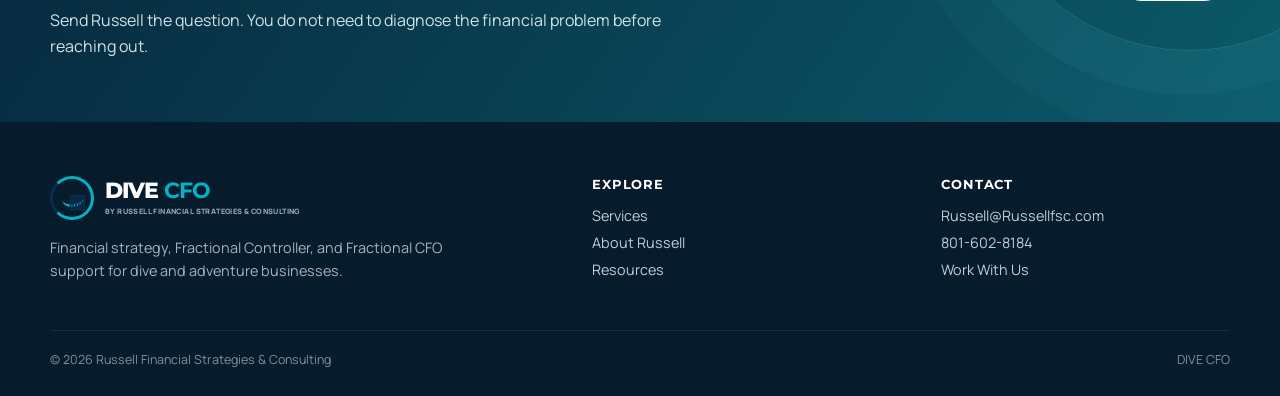
<file: resources.html>
<!doctype html>
<html lang="en">
<head>
  <meta charset="utf-8"><meta name="viewport" content="width=device-width,initial-scale=1">
  <title>Dive Business Financial Resources | Dive CFO</title>
  <meta name="description" content="Practical financial resources for dive business owners covering trip profitability, inventory, pricing, cash flow, margins, and growth decisions.">
  <link rel="stylesheet" href="secondary.css?v=3">
</head>
<body>
<header class="site-header"><div class="container nav-row"><a class="brand" href="./"><span class="brand-logo" role="img" aria-label="Dive CFO by Russell Financial Strategies & Consulting"><img class="brand-emblem-img" src="assets/logo-emblem.png" alt="" width="136" height="122"><span class="brand-words"><span class="brand-title">DIVE <b>CFO</b></span><span class="brand-sub">BY RUSSELL FINANCIAL STRATEGIES &amp; CONSULTING</span></span></span></a><button class="mobile-menu" aria-label="Open navigation" onclick="document.querySelector('.nav').classList.toggle('open')">☰</button><nav class="nav"><a href="./">Home</a><a href="services.html">Services</a><a href="about.html">About</a><a aria-current="page" href="resources.html">Resources</a><a href="contact.html">Contact</a></nav><a class="header-cta" href="contact.html">WORK WITH US →</a></div></header>
<main>
<section class="hero"><div class="container hero-inner"><div><p class="eyebrow">FINANCIAL RESOURCES FOR DIVE BUSINESS OWNERS</p><h1>Use the numbers before they <span>surprise you.</span></h1><p class="hero-lead">Short, practical thinking tools for pricing trips, managing inventory, planning cash, understanding margins, and deciding what to grow next.</p><div class="hero-actions"><a class="btn btn-primary" href="#guides">EXPLORE RESOURCES →</a><a class="btn btn-secondary" href="contact.html">ASK RUSSELL A QUESTION →</a></div></div><aside class="hero-panel"><span class="panel-kicker">START WITH THE QUESTION</span><h2>Which number would change your next decision?</h2><div class="panel-list"><div><b>Trip margin</b>What does a sold-out trip actually earn?</div><div><b>Inventory</b>How much cash is trapped on the shelf?</div><div><b>Course margin</b>Which training products deserve more attention?</div><div><b>Cash runway</b>How much cushion do you need before slow season?</div></div></aside></div></section>

<section class="section white" id="guides"><div class="container"><div class="section-head"><span class="section-kicker">QUICK GUIDES</span><h2>Useful before your next pricing, inventory, trip, or growth decision.</h2><p>These are intentionally short. The goal is to help you spot the right question—not bury you in finance theory.</p></div><div class="resource-grid">
<a class="resource-card" href="contact.html?topic=trip-profitability"><span class="type">TRIP PROFITABILITY</span><h3>What should a dive trip actually earn?</h3><p>Start with true break-even headcount, then add the margin the trip needs to justify the cash, risk, and staff time.</p><span class="learn">TALK THROUGH A TRIP MODEL →</span></a>
<a class="resource-card" href="contact.html?topic=inventory"><span class="type">INVENTORY</span><h3>Is your inventory helping—or hurting—cash flow?</h3><p>Sales can look healthy while cash disappears into slow-moving gear. Track turns, aging, margin, and dollars tied up by category.</p><span class="learn">REVIEW INVENTORY ECONOMICS →</span></a>
<a class="resource-card" href="contact.html?topic=course-margin"><span class="type">TRAINING</span><h3>Are your courses priced for profit?</h3><p>Include instructor labor, pool costs, materials, agency fees, rentals, card fees, and admin time before deciding a course is “profitable.”</p><span class="learn">ANALYZE COURSE MARGINS →</span></a>
<a class="resource-card" href="contact.html?topic=cash-flow"><span class="type">CASH FLOW</span><h3>Why can a profitable business still feel cash-starved?</h3><p>Profit and cash move differently. Deposits, inventory purchases, debt payments, owner draws, and seasonality can create very different realities.</p><span class="learn">MAP THE CASH CYCLE →</span></a>
<a class="resource-card" href="contact.html?topic=owner-distributions"><span class="type">OWNER ECONOMICS</span><h3>How much can you safely take out of the business?</h3><p>Distributions should account for taxes, debt, seasonality, upcoming deposits, inventory buys, payroll, and a realistic operating reserve.</p><span class="learn">BUILD A DISTRIBUTION FRAMEWORK →</span></a>
<a class="resource-card" href="contact.html?topic=growth"><span class="type">GROWTH</span><h3>What should you grow next?</h3><p>Compare options on margin, cash required, staff capacity, repeatability, downside risk, and how quickly the investment pays back.</p><span class="learn">COMPARE GROWTH OPTIONS →</span></a>
</div></div></section>

<section class="section soft"><div class="container"><div class="section-head"><span class="section-kicker">SIMPLE FINANCIAL THINKING TOOLS</span><h2>Four formulas worth keeping close.</h2></div><div class="formula-grid"><div class="formula"><strong>Trip break-even travelers</strong><code>Fixed trip costs ÷ contribution per paying traveler</code></div><div class="formula"><strong>Gross margin</strong><code>(Revenue − direct costs) ÷ Revenue</code></div><div class="formula"><strong>Inventory turns</strong><code>Annual cost of goods sold ÷ average inventory</code></div><div class="formula"><strong>Cash runway</strong><code>Available operating cash ÷ average monthly cash burn</code></div></div><p style="margin-top:20px;color:#6f858f;line-height:1.6;font-size:.86rem">A formula is only as useful as the assumptions underneath it. For dive businesses, be especially careful about comp spots, instructor labor, credit-card fees, deposits, inventory purchases, FX, cancellations, and owner distributions.</p></div></section>

<section class="section dark"><div class="container two-col"><div><span class="section-kicker">WHEN A QUICK GUIDE IS NOT ENOUGH</span><h2>The real value is usually in the next question.</h2><p class="section-intro">A calculation tells you what happened. Financial leadership helps you decide what to do about it.</p></div><div class="stat-stack"><div class="stat-card"><strong>“Our trip margin is 18%. Is that good?”</strong><span>The answer depends on cash at risk, staff time, cancellation exposure, customer acquisition value, and what else the business could do with that capital.</span></div><div class="stat-card"><strong>“Inventory turns are slow. Should we cut SKUs?”</strong><span>Maybe—but first distinguish strategic inventory from dead inventory and understand which categories create profitable downstream sales.</span></div><div class="stat-card"><strong>“This course makes money. Should we run more?”</strong><span>Only if instructor capacity, pool access, lead flow, equipment, and incremental margin make expansion worthwhile.</span></div></div></div></section>

<section class="final-cta"><div class="container cta-inner"><div><h2>Have a number you do not trust—or a decision you cannot price?</h2><p>Send Russell the question. You do not need to diagnose the financial problem before reaching out.</p></div><a class="btn btn-light" href="contact.html">ASK RUSSELL →</a></div></section>
</main>
<footer class="site-footer"><div class="container footer-grid"><div><span class="footer-brand-logo" role="img" aria-label="Dive CFO"><span class="brand-emblem" aria-hidden="true"></span><span class="brand-words"><span class="brand-title">DIVE <b>CFO</b></span><span class="brand-sub">BY RUSSELL FINANCIAL STRATEGIES &amp; CONSULTING</span></span></span><p>Financial strategy, Fractional Controller, and Fractional CFO support for dive and adventure businesses.</p></div><div><h4>Explore</h4><a href="services.html">Services</a><a href="about.html">About Russell</a><a href="resources.html">Resources</a></div><div><h4>Contact</h4><a href="mailto:Russell@Russellfsc.com">Russell@Russellfsc.com</a><a href="tel:+18016028184">801-602-8184</a><a href="contact.html">Work With Us</a></div></div><div class="container footer-bottom"><span>© 2026 Russell Financial Strategies & Consulting</span><span>DIVE CFO</span></div></footer>
</body></html>
</file>
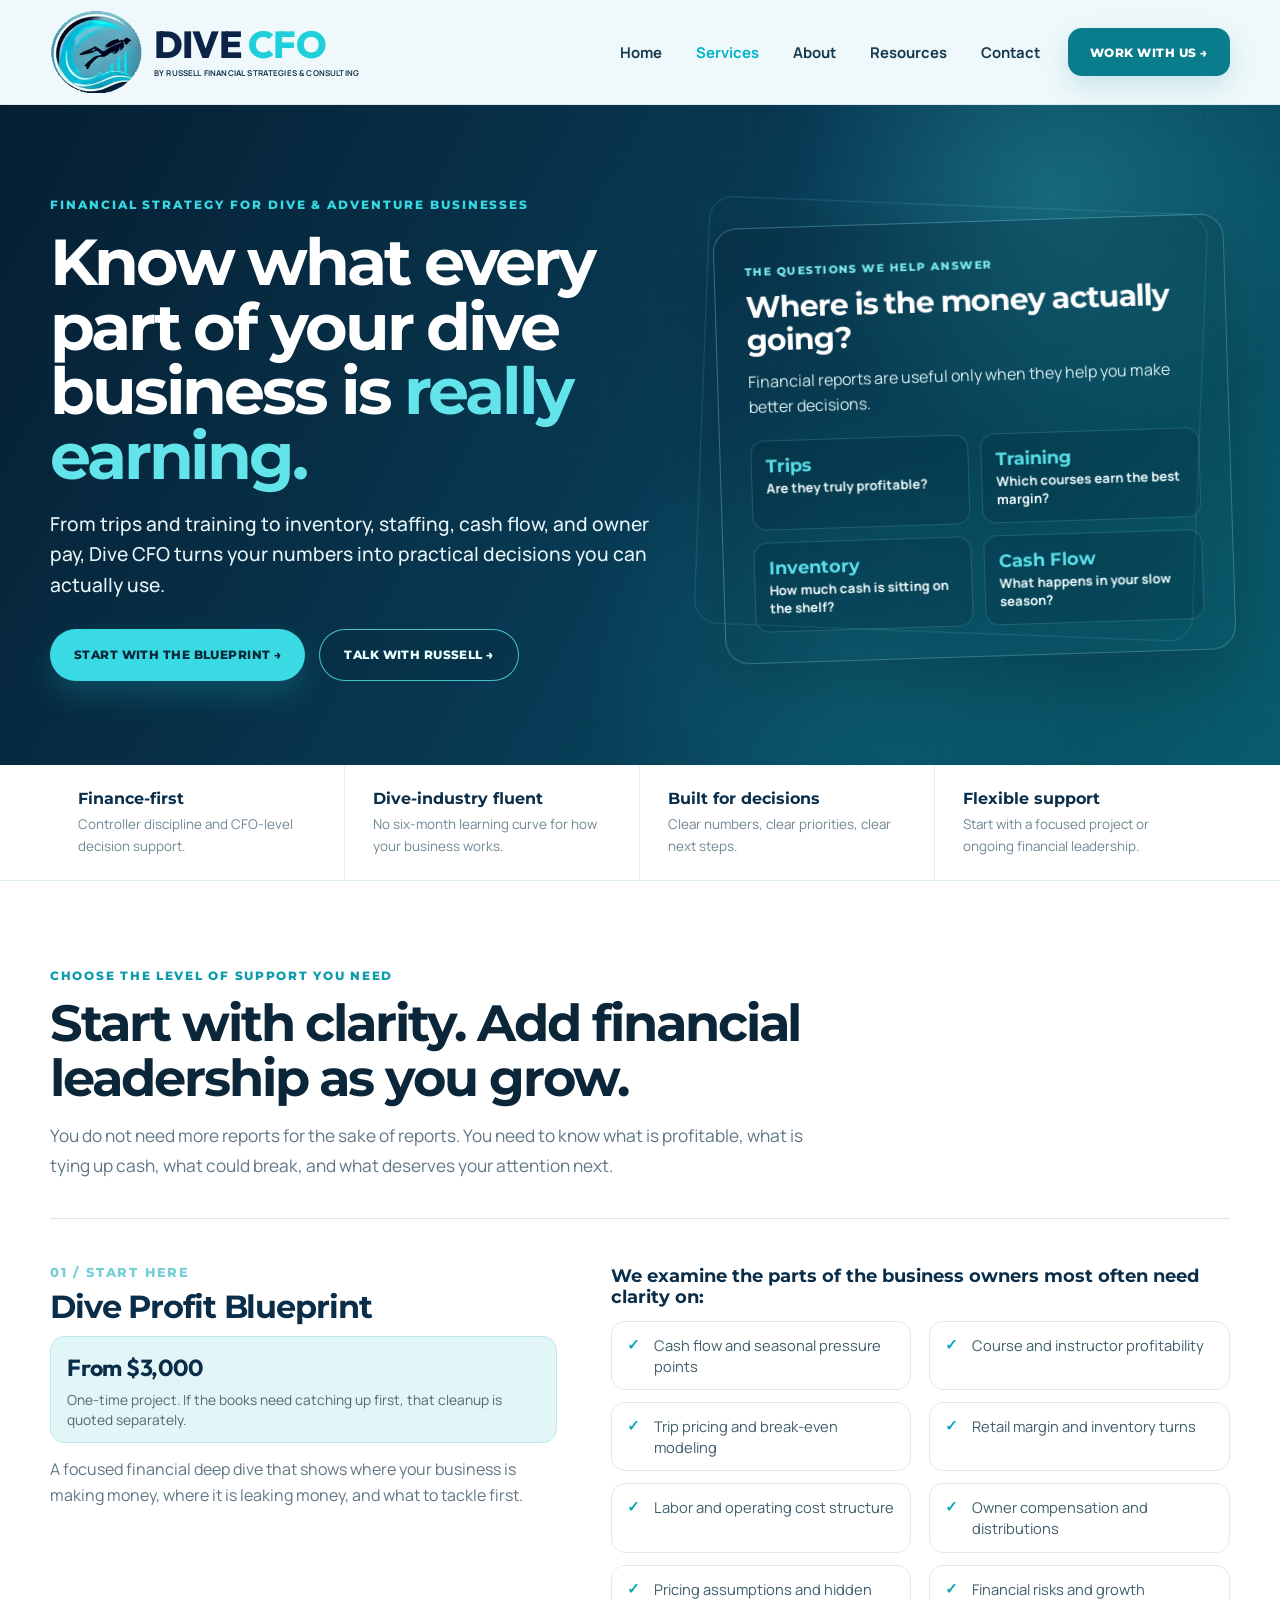
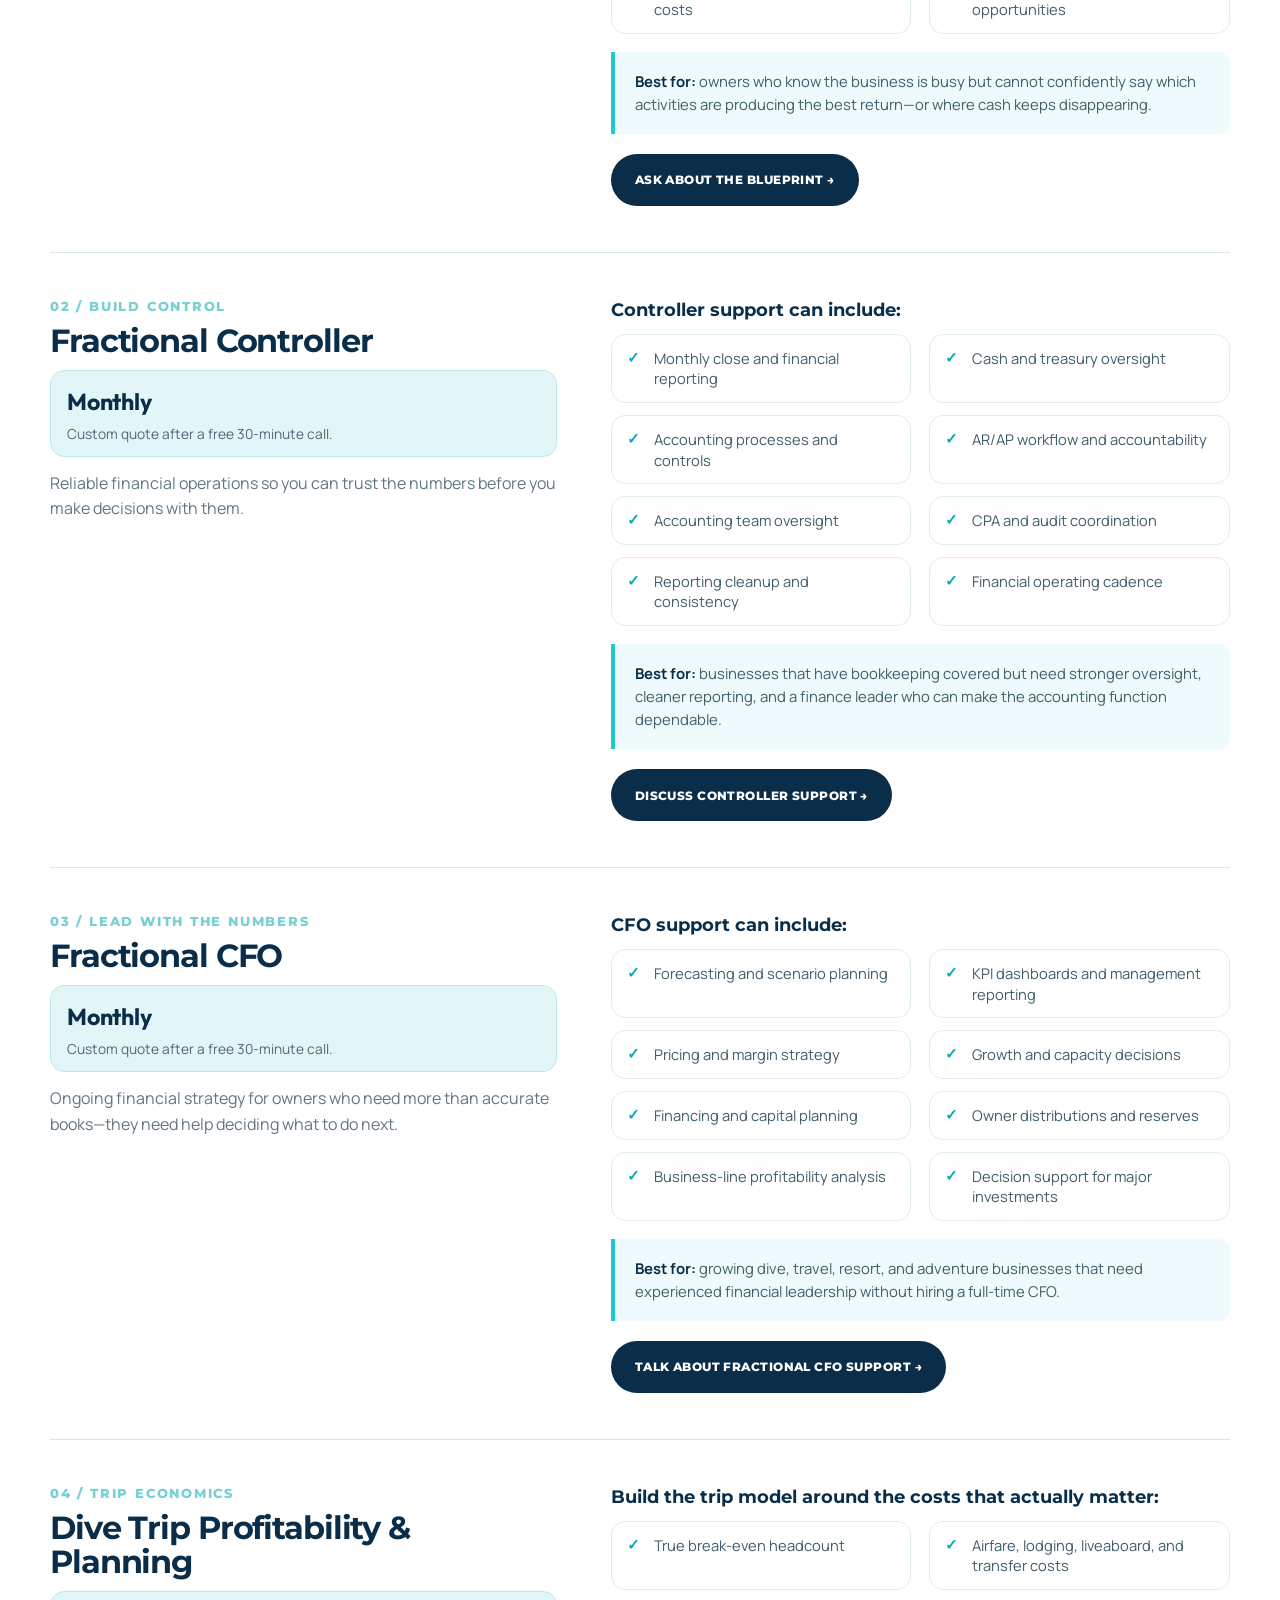
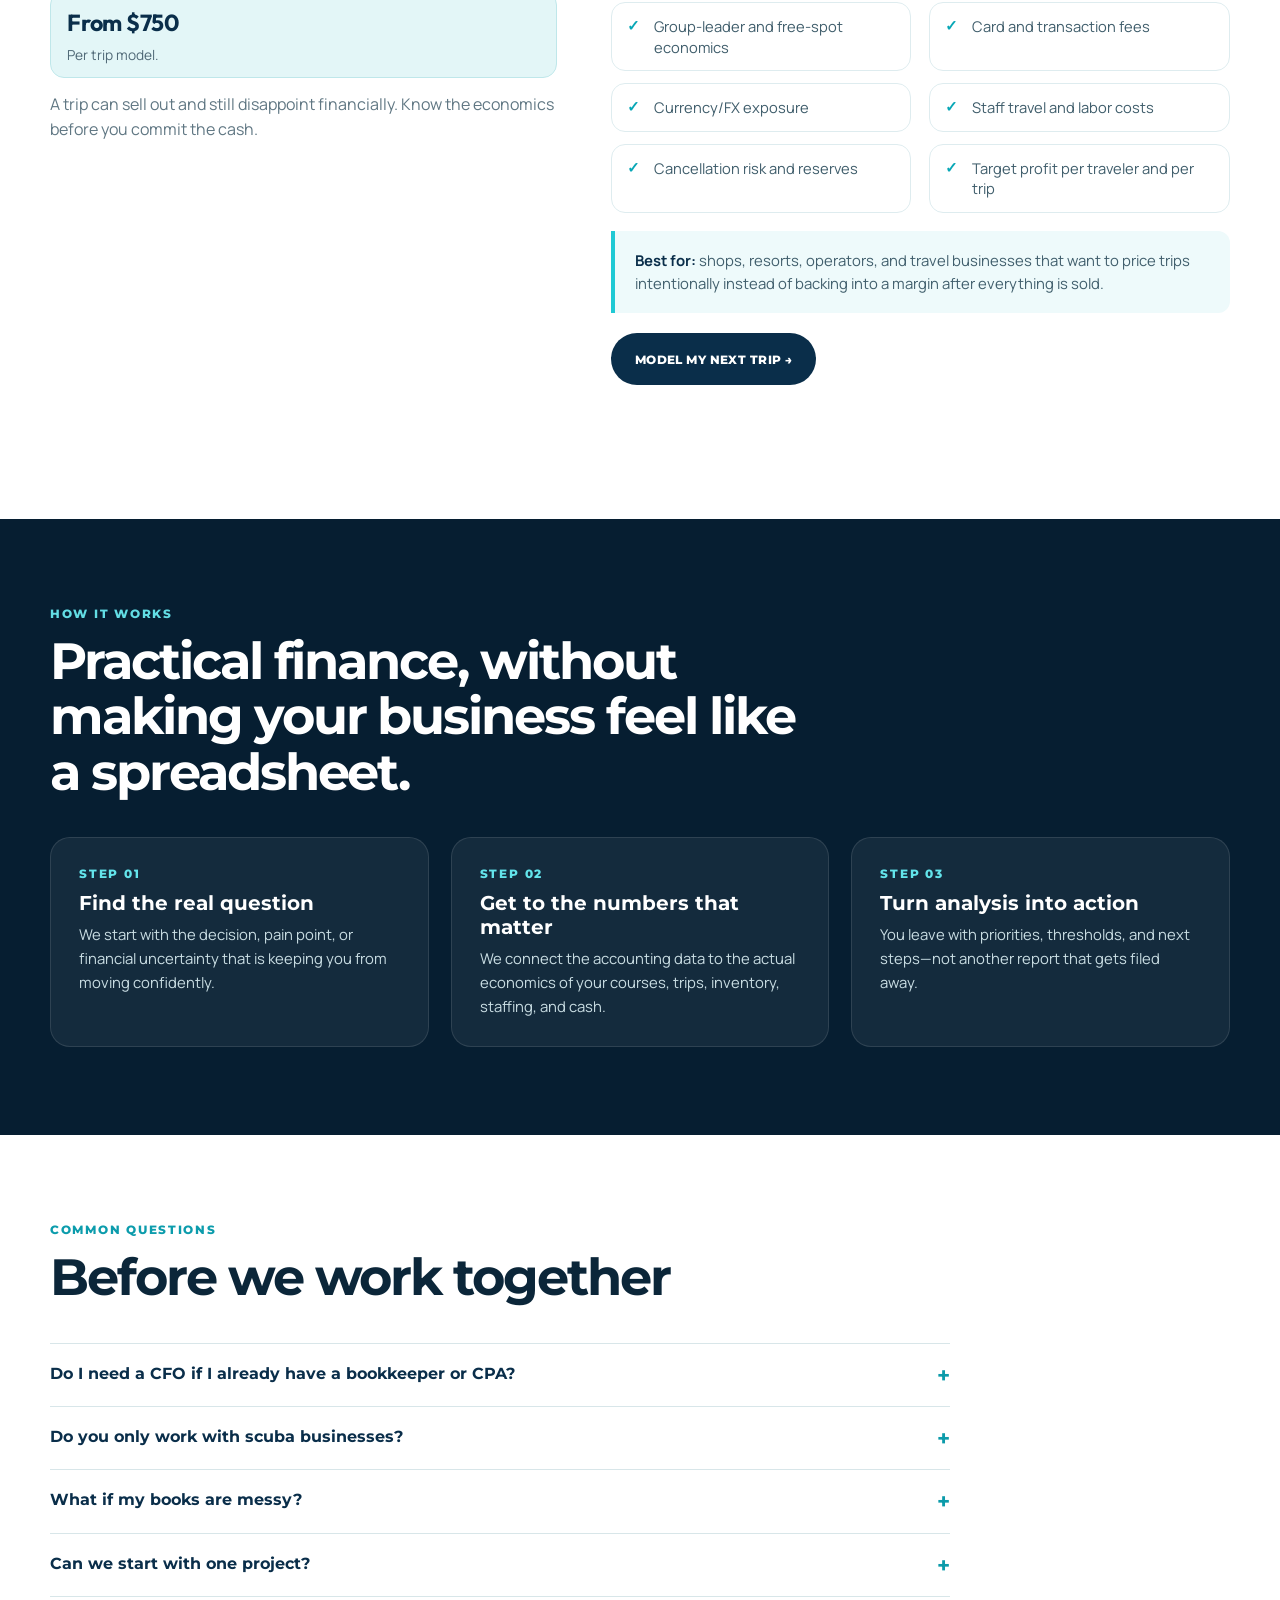
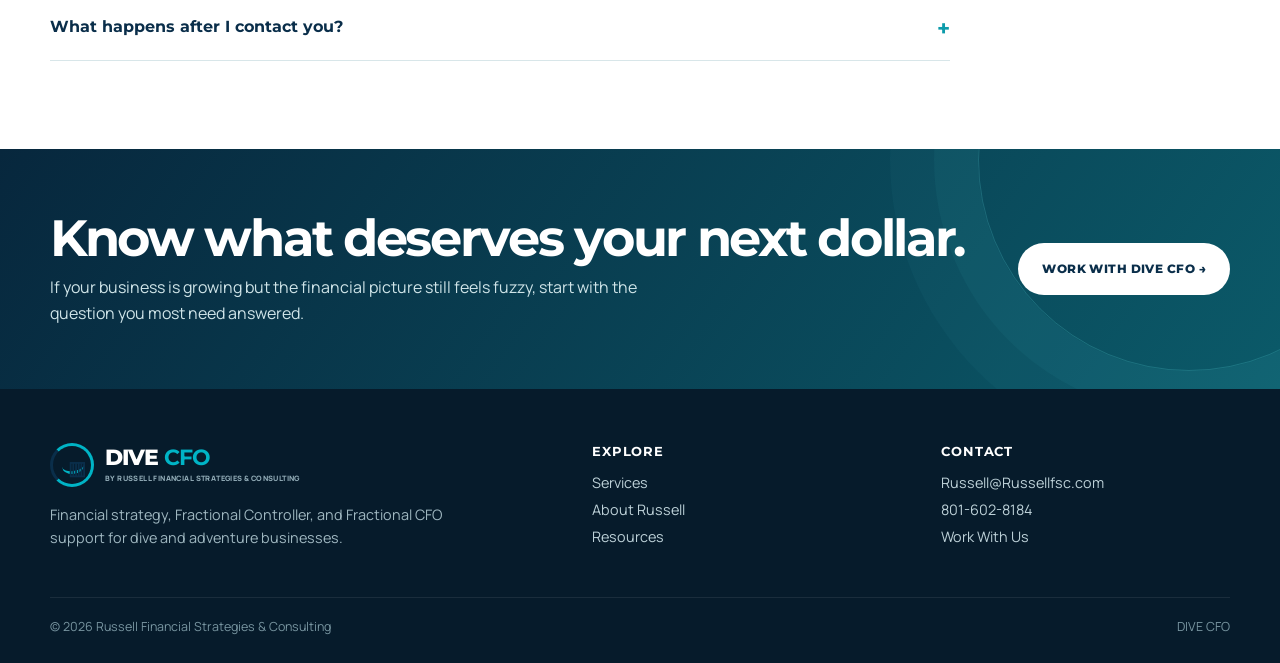
<file: services.html>
<!doctype html>
<html lang="en">
<head>
  <meta charset="utf-8">
  <meta name="viewport" content="width=device-width,initial-scale=1">
  <title>Fractional CFO & Controller Services for Dive Businesses | Dive CFO</title>
  <meta name="description" content="Financial strategy, fractional Controller/CFO support, and dive trip profitability planning for dive shops, resorts, liveaboards, travel companies, and adventure businesses.">
  <link rel="stylesheet" href="secondary.css?v=3">
</head>
<body>
<header class="site-header">
  <div class="container nav-row">
    <a class="brand" href="./"><span class="brand-logo" role="img" aria-label="Dive CFO by Russell Financial Strategies & Consulting"><img class="brand-emblem-img" src="assets/logo-emblem.png" alt="" width="136" height="122"><span class="brand-words"><span class="brand-title">DIVE <b>CFO</b></span><span class="brand-sub">BY RUSSELL FINANCIAL STRATEGIES &amp; CONSULTING</span></span></span></a>
    <button class="mobile-menu" aria-label="Open navigation" onclick="document.querySelector('.nav').classList.toggle('open')">☰</button>
    <nav class="nav" aria-label="Primary navigation">
      <a href="./">Home</a><a aria-current="page" href="services.html">Services</a><a href="about.html">About</a><a href="resources.html">Resources</a><a href="contact.html">Contact</a>
    </nav>
    <a class="header-cta" href="contact.html">WORK WITH US →</a>
  </div>
</header>

<main>
<section class="hero">
  <div class="container hero-inner">
    <div>
      <p class="eyebrow">FINANCIAL STRATEGY FOR DIVE & ADVENTURE BUSINESSES</p>
      <h1>Know what every part of your dive business is <span>really earning.</span></h1>
      <p class="hero-lead">From trips and training to inventory, staffing, cash flow, and owner pay, Dive CFO turns your numbers into practical decisions you can actually use.</p>
      <div class="hero-actions">
        <a class="btn btn-primary" href="#blueprint">START WITH THE BLUEPRINT →</a>
        <a class="btn btn-secondary" href="contact.html">TALK WITH RUSSELL →</a>
      </div>
    </div>
    <aside class="hero-panel">
      <span class="panel-kicker">THE QUESTIONS WE HELP ANSWER</span>
      <h2>Where is the money actually going?</h2>
      <p>Financial reports are useful only when they help you make better decisions.</p>
      <div class="panel-list">
        <div><b>Trips</b>Are they truly profitable?</div>
        <div><b>Training</b>Which courses earn the best margin?</div>
        <div><b>Inventory</b>How much cash is sitting on the shelf?</div>
        <div><b>Cash Flow</b>What happens in your slow season?</div>
      </div>
    </aside>
  </div>
</section>

<section class="trust-strip">
  <div class="container trust-grid">
    <div class="trust-item"><strong>Finance-first</strong><span>Controller discipline and CFO-level decision support.</span></div>
    <div class="trust-item"><strong>Dive-industry fluent</strong><span>No six-month learning curve for how your business works.</span></div>
    <div class="trust-item"><strong>Built for decisions</strong><span>Clear numbers, clear priorities, clear next steps.</span></div>
    <div class="trust-item"><strong>Flexible support</strong><span>Start with a focused project or ongoing financial leadership.</span></div>
  </div>
</section>

<section class="section white">
  <div class="container">
    <div class="section-head">
      <span class="section-kicker">CHOOSE THE LEVEL OF SUPPORT YOU NEED</span>
      <h2>Start with clarity. Add financial leadership as you grow.</h2>
      <p>You do not need more reports for the sake of reports. You need to know what is profitable, what is tying up cash, what could break, and what deserves your attention next.</p>
    </div>

    <div class="service-block" id="blueprint">
      <div class="service-label">
        <span class="service-number">01 / START HERE</span>
        <h3>Dive Profit Blueprint</h3>
        <p class="price-tag"><strong>From $3,000</strong><span>One-time project. If the books need catching up first, that cleanup is quoted separately.</span></p>
        <p>A focused financial deep dive that shows where your business is making money, where it is leaking money, and what to tackle first.</p>
      </div>
      <div class="service-copy">
        <h4>We examine the parts of the business owners most often need clarity on:</h4>
        <ul class="check-grid">
          <li>Cash flow and seasonal pressure points</li><li>Course and instructor profitability</li><li>Trip pricing and break-even modeling</li><li>Retail margin and inventory turns</li><li>Labor and operating cost structure</li><li>Owner compensation and distributions</li><li>Pricing assumptions and hidden costs</li><li>Financial risks and growth opportunities</li>
        </ul>
        <div class="best-for"><strong>Best for:</strong> owners who know the business is busy but cannot confidently say which activities are producing the best return—or where cash keeps disappearing.</div>
        <a class="btn btn-dark" href="contact.html?service=blueprint" style="margin-top:20px">ASK ABOUT THE BLUEPRINT →</a>
      </div>
    </div>

    <div class="service-block" id="fractional-controller">
      <div class="service-label">
        <span class="service-number">02 / BUILD CONTROL</span>
        <h3>Fractional Controller</h3>
        <p class="price-tag"><strong>Monthly</strong><span>Custom quote after a free 30-minute call.</span></p>
        <p>Reliable financial operations so you can trust the numbers before you make decisions with them.</p>
      </div>
      <div class="service-copy">
        <h4>Controller support can include:</h4>
        <ul class="check-grid">
          <li>Monthly close and financial reporting</li><li>Cash and treasury oversight</li><li>Accounting processes and controls</li><li>AR/AP workflow and accountability</li><li>Accounting team oversight</li><li>CPA and audit coordination</li><li>Reporting cleanup and consistency</li><li>Financial operating cadence</li>
        </ul>
        <div class="best-for"><strong>Best for:</strong> businesses that have bookkeeping covered but need stronger oversight, cleaner reporting, and a finance leader who can make the accounting function dependable.</div>
        <a class="btn btn-dark" href="contact.html?service=controller" style="margin-top:20px">DISCUSS CONTROLLER SUPPORT →</a>
      </div>
    </div>

    <div class="service-block" id="fractional-cfo">
      <div class="service-label">
        <span class="service-number">03 / LEAD WITH THE NUMBERS</span>
        <h3>Fractional CFO</h3>
        <p class="price-tag"><strong>Monthly</strong><span>Custom quote after a free 30-minute call.</span></p>
        <p>Ongoing financial strategy for owners who need more than accurate books—they need help deciding what to do next.</p>
      </div>
      <div class="service-copy">
        <h4>CFO support can include:</h4>
        <ul class="check-grid">
          <li>Forecasting and scenario planning</li><li>KPI dashboards and management reporting</li><li>Pricing and margin strategy</li><li>Growth and capacity decisions</li><li>Financing and capital planning</li><li>Owner distributions and reserves</li><li>Business-line profitability analysis</li><li>Decision support for major investments</li>
        </ul>
        <div class="best-for"><strong>Best for:</strong> growing dive, travel, resort, and adventure businesses that need experienced financial leadership without hiring a full-time CFO.</div>
        <a class="btn btn-dark" href="contact.html?service=cfo" style="margin-top:20px">TALK ABOUT FRACTIONAL CFO SUPPORT →</a>
      </div>
    </div>

    <div class="service-block" id="trip-profitability">
      <div class="service-label">
        <span class="service-number">04 / TRIP ECONOMICS</span>
        <h3>Dive Trip Profitability &amp; Planning</h3>
        <p class="price-tag"><strong>From $750</strong><span>Per trip model.</span></p>
        <p>A trip can sell out and still disappoint financially. Know the economics before you commit the cash.</p>
      </div>
      <div class="service-copy">
        <h4>Build the trip model around the costs that actually matter:</h4>
        <ul class="check-grid">
          <li>True break-even headcount</li><li>Airfare, lodging, liveaboard, and transfer costs</li><li>Group-leader and free-spot economics</li><li>Card and transaction fees</li><li>Currency/FX exposure</li><li>Staff travel and labor costs</li><li>Cancellation risk and reserves</li><li>Target profit per traveler and per trip</li>
        </ul>
        <div class="best-for"><strong>Best for:</strong> shops, resorts, operators, and travel businesses that want to price trips intentionally instead of backing into a margin after everything is sold.</div>
        <a class="btn btn-dark" href="contact.html?service=trip" style="margin-top:20px">MODEL MY NEXT TRIP →</a>
      </div>
    </div>
  </div>
</section>

<section class="section dark">
  <div class="container">
    <div class="section-head">
      <span class="section-kicker">HOW IT WORKS</span>
      <h2>Practical finance, without making your business feel like a spreadsheet.</h2>
    </div>
    <div class="process">
      <div class="step"><span>STEP 01</span><h3>Find the real question</h3><p>We start with the decision, pain point, or financial uncertainty that is keeping you from moving confidently.</p></div>
      <div class="step"><span>STEP 02</span><h3>Get to the numbers that matter</h3><p>We connect the accounting data to the actual economics of your courses, trips, inventory, staffing, and cash.</p></div>
      <div class="step"><span>STEP 03</span><h3>Turn analysis into action</h3><p>You leave with priorities, thresholds, and next steps—not another report that gets filed away.</p></div>
    </div>
  </div>
</section>

<section class="section white">
  <div class="container">
    <div class="section-head"><span class="section-kicker">COMMON QUESTIONS</span><h2>Before we work together</h2></div>
    <div class="faq">
      <details><summary>Do I need a CFO if I already have a bookkeeper or CPA?</summary><p>Possibly. Bookkeepers and CPAs play important roles. Fractional Controller/CFO work focuses on turning the financial information into operating decisions, forecasting, margin strategy, cash planning, and management accountability.</p></details>
      <details><summary>Do you only work with scuba businesses?</summary><p>Dive businesses are the core niche, but the same model can fit adjacent outdoor, adventure, travel, marine, hospitality, and mission-driven organizations where seasonality, inventory, trips, or complex service lines create similar financial challenges.</p></details>
      <details><summary>What if my books are messy?</summary><p>That is not unusual. The first step is determining whether the numbers are decision-ready. If cleanup or stronger accounting processes are needed, the Controller level of support can address that before deeper CFO analysis.</p></details>
      <details><summary>Can we start with one project?</summary><p>Yes. The Dive Profit Blueprint or a focused trip-profitability project can be a practical way to start before deciding whether ongoing support makes sense.</p></details>
      <details><summary>What happens after I contact you?</summary><p>We identify what you are trying to solve, what information is available, and the smallest useful scope of work. If ongoing support is not necessary, the recommendation should reflect that.</p></details>
    </div>
  </div>
</section>

<section class="final-cta">
  <div class="container cta-inner">
    <div><h2>Know what deserves your next dollar.</h2><p>If your business is growing but the financial picture still feels fuzzy, start with the question you most need answered.</p></div>
    <a class="btn btn-light" href="contact.html">WORK WITH DIVE CFO →</a>
  </div>
</section>
</main>

<footer class="site-footer">
  <div class="container footer-grid">
    <div><span class="footer-brand-logo" role="img" aria-label="Dive CFO"><span class="brand-emblem" aria-hidden="true"></span><span class="brand-words"><span class="brand-title">DIVE <b>CFO</b></span><span class="brand-sub">BY RUSSELL FINANCIAL STRATEGIES &amp; CONSULTING</span></span></span><p>Financial strategy, Fractional Controller, and Fractional CFO support for dive and adventure businesses.</p></div>
    <div><h4>Explore</h4><a href="services.html">Services</a><a href="about.html">About Russell</a><a href="resources.html">Resources</a></div>
    <div><h4>Contact</h4><a href="mailto:Russell@Russellfsc.com">Russell@Russellfsc.com</a><a href="tel:+18016028184">801-602-8184</a><a href="contact.html">Work With Us</a></div>
  </div>
  <div class="container footer-bottom"><span>© 2026 Russell Financial Strategies &amp; Consulting</span><span>DIVE CFO</span></div>
</footer>
</body>
</html>
</file>
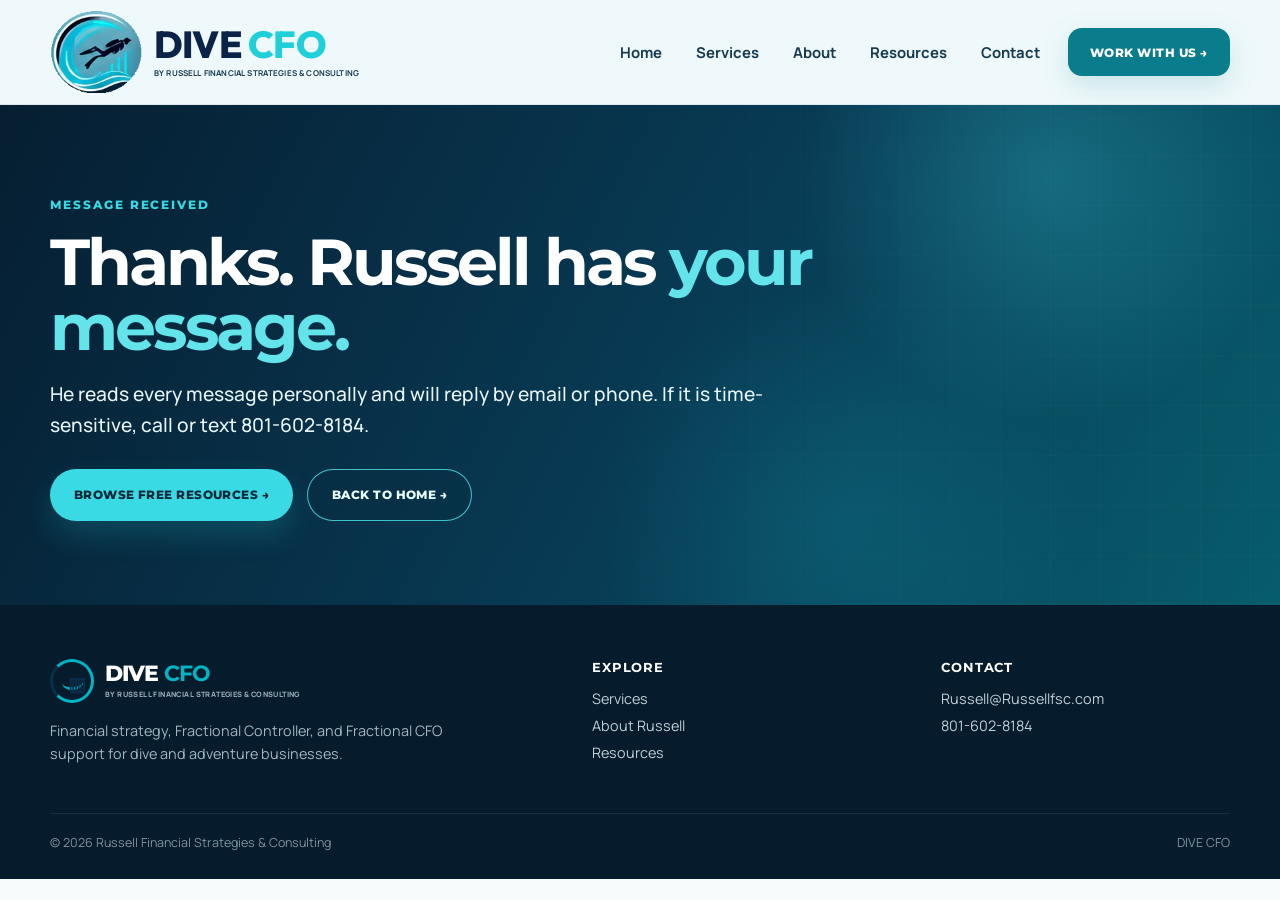
<file: thanks.html>
<!doctype html>
<html lang="en">
<head>
  <meta charset="utf-8"><meta name="viewport" content="width=device-width,initial-scale=1">
  <title>Message Received | Dive CFO</title>
  <meta name="robots" content="noindex">
  <link rel="stylesheet" href="secondary.css?v=3">
</head>
<body>
<header class="site-header"><div class="container nav-row"><a class="brand" href="./"><span class="brand-logo" role="img" aria-label="Dive CFO by Russell Financial Strategies & Consulting"><img class="brand-emblem-img" src="assets/logo-emblem.png" alt="" width="136" height="122"><span class="brand-words"><span class="brand-title">DIVE <b>CFO</b></span><span class="brand-sub">BY RUSSELL FINANCIAL STRATEGIES &amp; CONSULTING</span></span></span></a><button class="mobile-menu" aria-label="Open navigation" onclick="document.querySelector('.nav').classList.toggle('open')">☰</button><nav class="nav"><a href="./">Home</a><a href="services.html">Services</a><a href="about.html">About</a><a href="resources.html">Resources</a><a href="contact.html">Contact</a></nav><a class="header-cta" href="contact.html">WORK WITH US →</a></div></header>
<main>
<section class="hero">
  <div class="container hero-inner" style="grid-template-columns:1fr">
    <div>
      <p class="eyebrow">MESSAGE RECEIVED</p>
      <h1>Thanks. Russell has <span>your message.</span></h1>
      <p class="hero-lead">He reads every message personally and will reply by email or phone. If it is time-sensitive, call or text 801-602-8184.</p>
      <div class="hero-actions"><a class="btn btn-primary" href="resources.html">BROWSE FREE RESOURCES →</a><a class="btn btn-secondary" href="./">BACK TO HOME →</a></div>
    </div>
  </div>
</section>
</main>
<footer class="site-footer"><div class="container footer-grid"><div><span class="footer-brand-logo" role="img" aria-label="Dive CFO"><span class="brand-emblem" aria-hidden="true"></span><span class="brand-words"><span class="brand-title">DIVE <b>CFO</b></span><span class="brand-sub">BY RUSSELL FINANCIAL STRATEGIES &amp; CONSULTING</span></span></span><p>Financial strategy, Fractional Controller, and Fractional CFO support for dive and adventure businesses.</p></div><div><h4>Explore</h4><a href="services.html">Services</a><a href="about.html">About Russell</a><a href="resources.html">Resources</a></div><div><h4>Contact</h4><a href="mailto:Russell@Russellfsc.com">Russell@Russellfsc.com</a><a href="tel:+18016028184">801-602-8184</a></div></div><div class="container footer-bottom"><span>© 2026 Russell Financial Strategies & Consulting</span><span>DIVE CFO</span></div></footer>
</body></html>
</file>
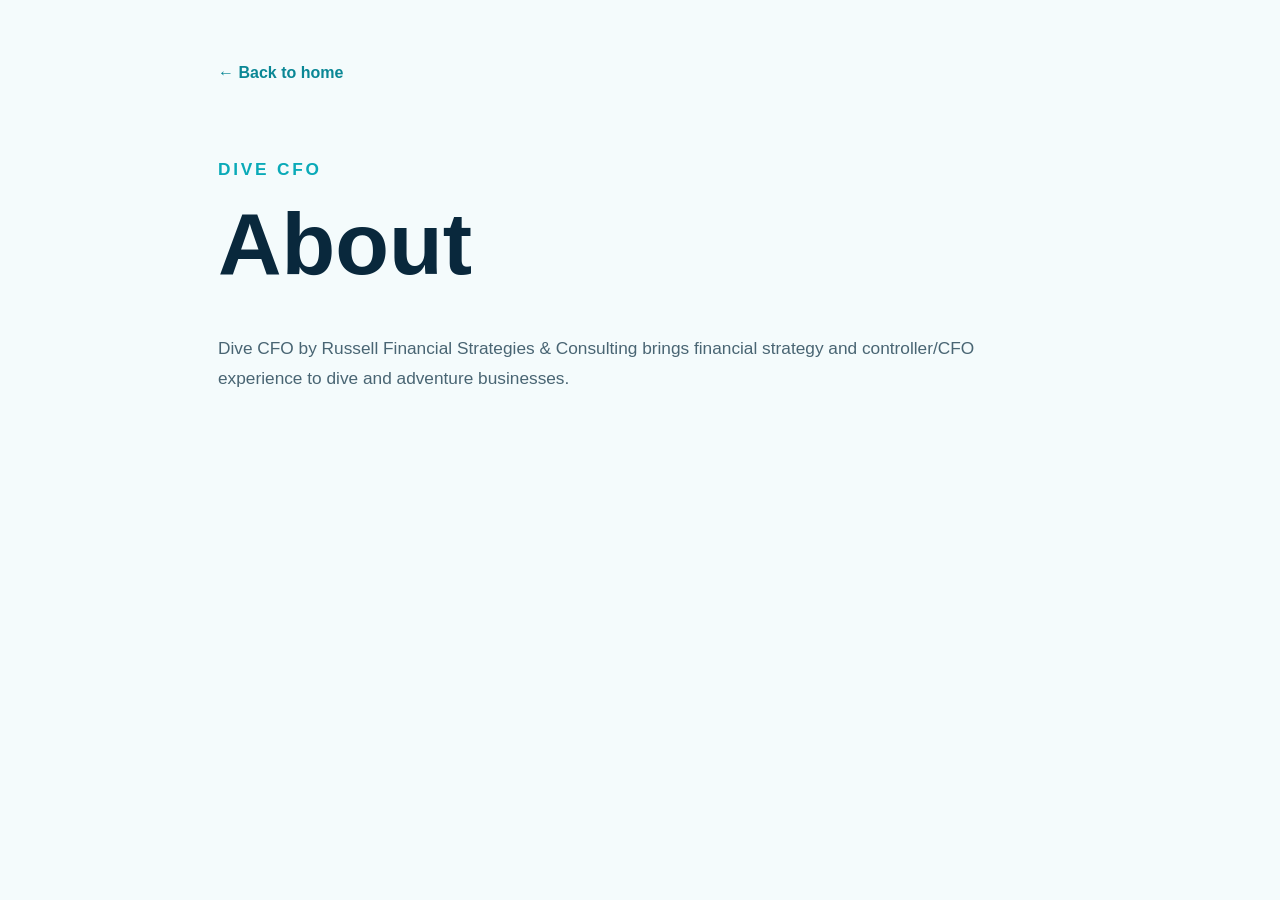
<file: dive-cfo-github-site/about.html>
<!doctype html><html lang="en"><head><meta charset="utf-8"><meta name="viewport" content="width=device-width,initial-scale=1"><title>About | Dive CFO</title><link rel="stylesheet" href="secondary.css"></head><body><main><a class="back" href="./">← Back to home</a><p class="eyebrow">DIVE CFO</p><h1>About</h1><p>Dive CFO by Russell Financial Strategies &amp; Consulting brings financial strategy and controller/CFO experience to dive and adventure businesses.</p></main></body></html>
</file>
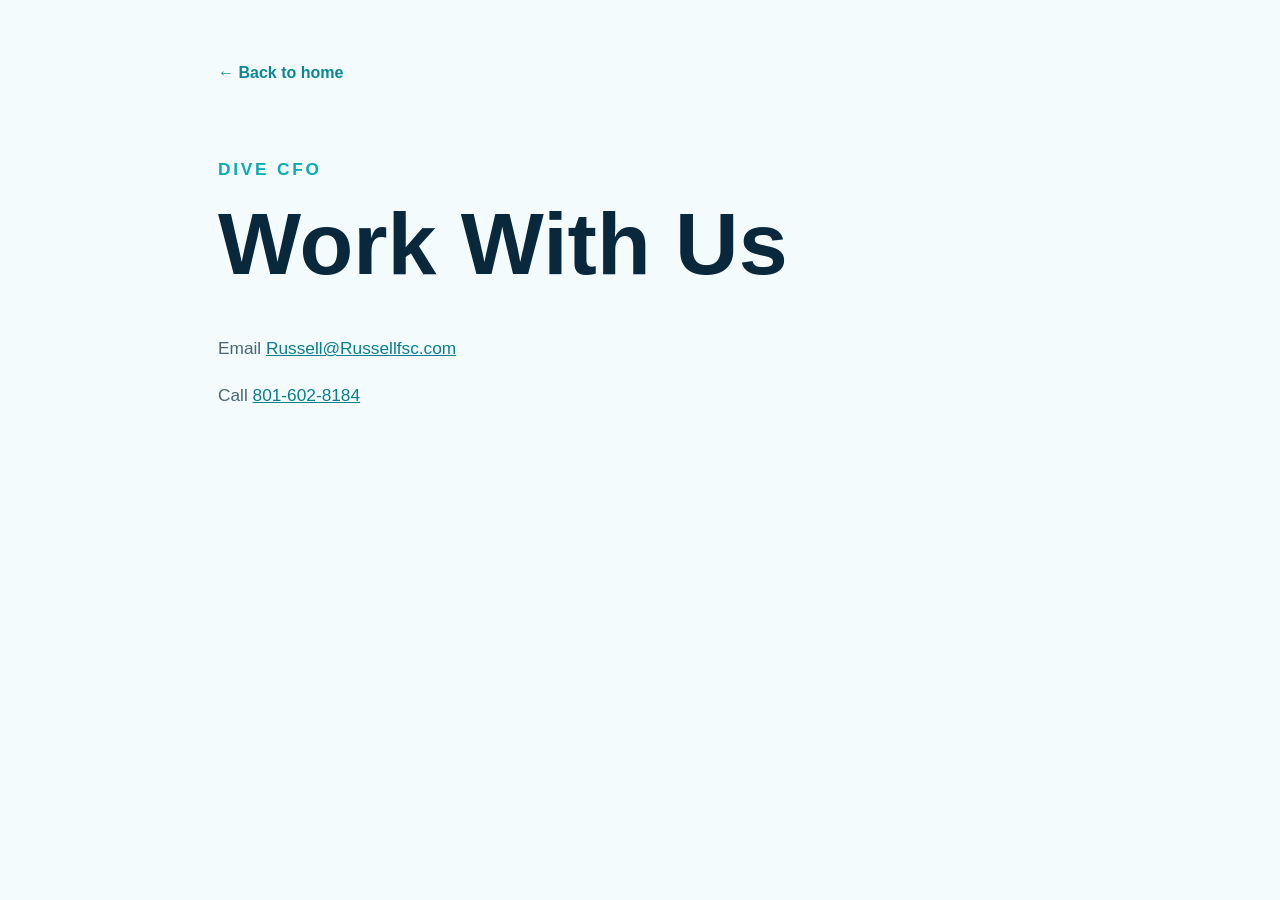
<file: dive-cfo-github-site/contact.html>
<!doctype html><html lang="en"><head><meta charset="utf-8"><meta name="viewport" content="width=device-width,initial-scale=1"><title>Contact | Dive CFO</title><link rel="stylesheet" href="secondary.css"></head><body><main><a class="back" href="./">← Back to home</a><p class="eyebrow">DIVE CFO</p><h1>Work With Us</h1><p>Email <a href="mailto:Russell@Russellfsc.com">Russell@Russellfsc.com</a></p><p>Call <a href="tel:+18016028184">801-602-8184</a></p></main></body></html>
</file>
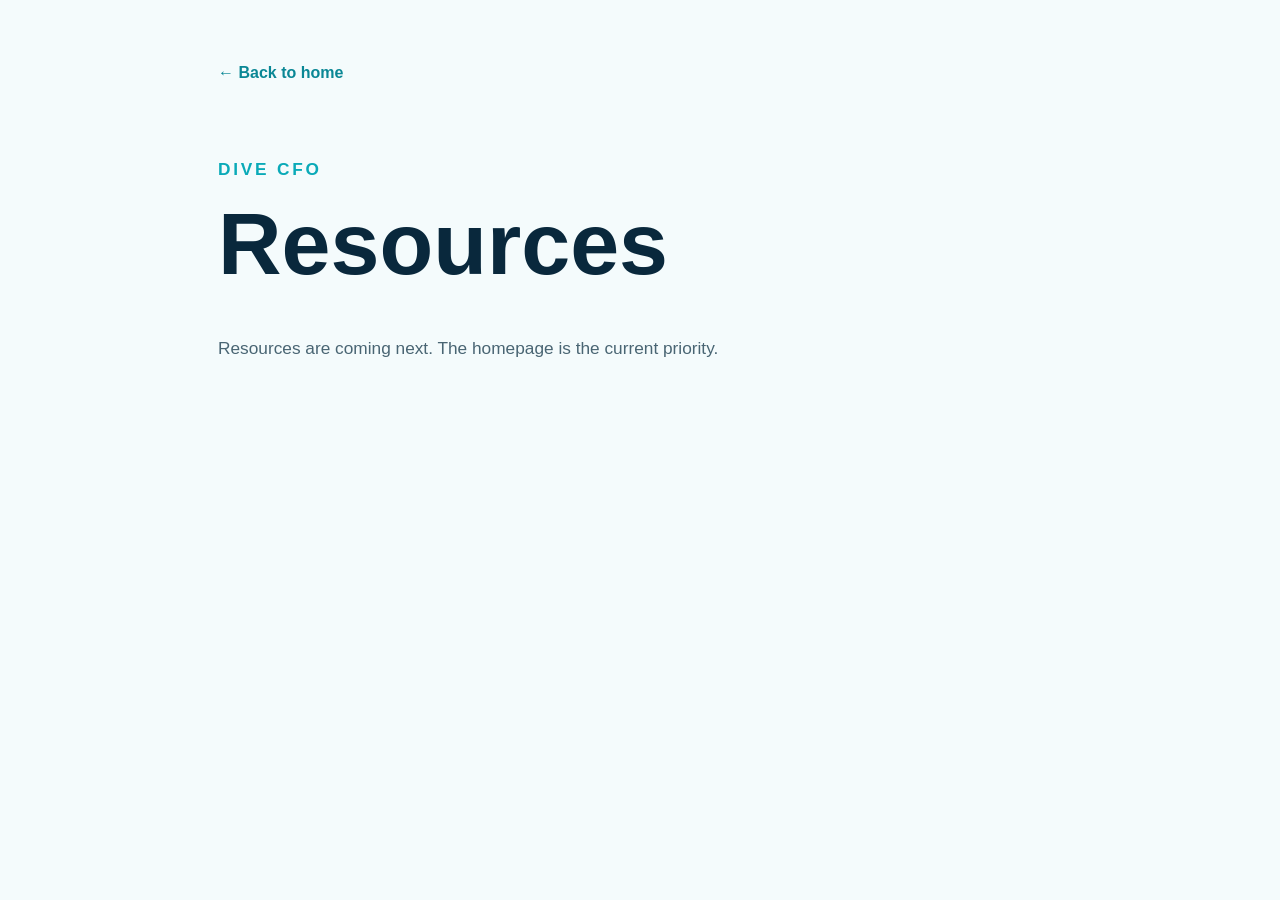
<file: dive-cfo-github-site/resources.html>
<!doctype html><html lang="en"><head><meta charset="utf-8"><meta name="viewport" content="width=device-width,initial-scale=1"><title>Resources | Dive CFO</title><link rel="stylesheet" href="secondary.css"></head><body><main><a class="back" href="./">← Back to home</a><p class="eyebrow">DIVE CFO</p><h1>Resources</h1><p>Resources are coming next. The homepage is the current priority.</p></main></body></html>
</file>
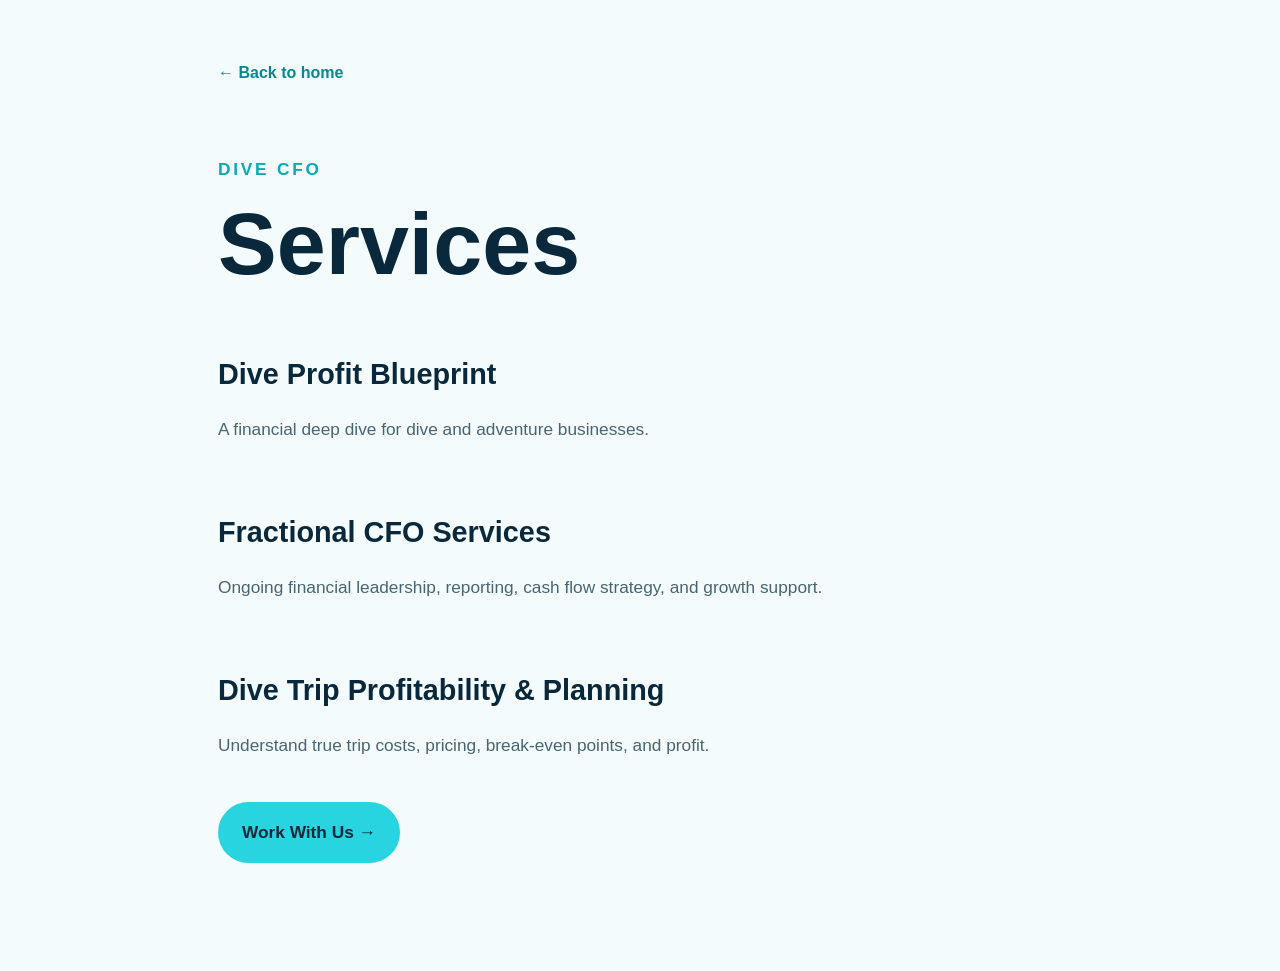
<file: dive-cfo-github-site/services.html>
<!doctype html><html lang="en"><head><meta charset="utf-8"><meta name="viewport" content="width=device-width,initial-scale=1"><title>Services | Dive CFO</title><link rel="stylesheet" href="secondary.css"></head><body><main><a class="back" href="./">← Back to home</a><p class="eyebrow">DIVE CFO</p><h1>Services</h1><section id="blueprint"><h2>Dive Profit Blueprint</h2><p>A financial deep dive for dive and adventure businesses.</p></section><section id="fractional-cfo"><h2>Fractional CFO Services</h2><p>Ongoing financial leadership, reporting, cash flow strategy, and growth support.</p></section><section id="trip-profitability"><h2>Dive Trip Profitability &amp; Planning</h2><p>Understand true trip costs, pricing, break-even points, and profit.</p></section><p><a class="button" href="contact.html">Work With Us →</a></p></main></body></html>
</file>
<file: styles.css>
/* Dive CFO homepage — real-text rebuild of the approved design */
:root{
  --navy:#0a2e4a; --deep:#021a2b; --ink:#0b2639;
  --teal:#1fd0da; --aqua:#63e3ea; --btn:#0b5a6c;
  --mist:#eaf4f7; --muted:#4f6876;
}
*{box-sizing:border-box}
html,body{margin:0}
body{background:var(--mist);color:var(--ink);font-family:'Manrope',Arial,sans-serif;-webkit-font-smoothing:antialiased;overflow-x:hidden}
a{color:inherit}
img{display:block;max-width:100%}
.wrap{width:min(1640px,calc(100% - 80px));margin:0 auto}

/* ---------- Header (ocean surface) ---------- */
.top{position:relative;z-index:5;
  background:
    radial-gradient(ellipse 34% 140% at 52% -10%,rgba(214,244,250,.95),rgba(140,199,214,.55) 45%,transparent 75%),
    linear-gradient(90deg,#3e7790 0%,#6aa5ba 30%,#8cbdce 50%,#4f8ea6 72%,#0b5068 100%);
  border-bottom:1px solid rgba(255,255,255,.18)}
.top-row{display:flex;align-items:center;gap:clamp(16px,2.4vw,40px);min-height:clamp(90px,6.9vw,118px)}
.brand{display:flex;align-items:center;gap:12px;text-decoration:none}
.brand{flex-shrink:0}
.brand-emblem{width:clamp(64px,7.4vw,128px);height:auto;margin:-4px 0 -6px}
.brand-words{display:flex;flex-direction:column}
.brand-title{font-family:'Outfit',sans-serif;font-weight:800;font-size:clamp(1.8rem,3.1vw,3.15rem);line-height:.95;letter-spacing:-.02em;color:#0b2346}
.brand-title b{color:var(--teal);font-weight:800}
.brand-sub{margin-top:6px;font-size:clamp(.48rem,.55vw,.6rem);font-weight:700;letter-spacing:.02em;color:#173a52}
.nav{display:flex;gap:clamp(18px,2.8vw,50px);margin-left:auto}
.nav a{position:relative;text-decoration:none;font-family:'Outfit',sans-serif;font-size:clamp(1rem,1.2vw,1.2rem);color:#0b2346;padding:14px 4px}
.nav a[aria-current="page"]{color:#fff}
.nav a[aria-current="page"]:after{content:"";position:absolute;left:-6px;right:-6px;bottom:2px;height:3px;border-radius:2px;background:var(--teal)}
.nav a:hover{color:#fff}
.work-btn{margin-left:auto;display:inline-flex;align-items:center;gap:12px;padding:18px clamp(20px,3.3vw,58px);border-radius:22px;
  background:linear-gradient(180deg,#0f5d72,#073e52);border:1px solid rgba(110,225,235,.45);
  color:#fff;text-decoration:none;font-family:'Outfit',sans-serif;font-weight:700;font-size:clamp(.82rem,1vw,1.05rem);letter-spacing:.14em;
  box-shadow:0 8px 24px rgba(2,30,45,.25)}
.work-btn:hover{background:#0f6b82}
.menu-btn{display:none}

/* ---------- Hero (underwater) ---------- */
.hero{position:relative;overflow:hidden;color:#fff;min-height:522px;
  background:
    radial-gradient(ellipse 45% 55% at 52% 0%,rgba(46,160,196,.55),transparent 70%),
    radial-gradient(ellipse 60% 50% at 30% 100%,rgba(0,52,62,.9),transparent 70%),
    linear-gradient(180deg,#0a4a6a 0%,#073554 30%,#03213a 70%,#021827 100%)}
.rays{position:absolute;inset:0;pointer-events:none;
  background:repeating-conic-gradient(from 160deg at 50% -8%,rgba(160,230,245,.10) 0deg 3deg,transparent 3deg 9deg);
  -webkit-mask-image:radial-gradient(ellipse 45% 75% at 50% 0%,#000,transparent 80%);
          mask-image:radial-gradient(ellipse 45% 75% at 50% 0%,#000,transparent 80%)}
.hero-art{position:absolute;right:0;top:0;height:100%;width:50%;object-fit:cover;object-position:left center;
  -webkit-mask-image:linear-gradient(90deg,transparent 0,#000 16%);
          mask-image:linear-gradient(90deg,transparent 0,#000 16%)}
.hero-inner{position:relative;z-index:2;padding:44px 0 56px}
.kicker{margin:0 0 44px;font-family:'Outfit',sans-serif;font-weight:600;font-size:1.3rem;letter-spacing:.2em;line-height:1.5;text-transform:uppercase;color:var(--teal)}
.hero h1{margin:0 0 22px;font-family:'Outfit',sans-serif;font-weight:700;font-size:clamp(2.6rem,4.4vw,4.6rem);line-height:1.04;letter-spacing:-.015em;text-shadow:0 2px 18px rgba(0,0,0,.35)}
.hero h1 span{color:var(--aqua)}
.lead{max-width:690px;margin:0 0 28px;font-size:clamp(1.05rem,1.45vw,1.5rem);line-height:1.55;color:#f1fbfd}
.hero-actions{display:flex;flex-wrap:wrap;gap:14px}
.btn{display:inline-flex;align-items:center;gap:10px;padding:16px 28px;border-radius:999px;text-decoration:none;font-family:'Outfit',sans-serif;font-weight:700;font-size:1.05rem;transition:transform .15s}
.btn:hover{transform:translateY(-2px)}
.btn-main{background:var(--teal);color:#04263a;box-shadow:0 10px 26px rgba(31,208,218,.28)}
.btn-ghost{border:1px solid rgba(99,227,234,.7);color:#eaffff;background:rgba(2,30,45,.35)}

/* ---------- Service cards ---------- */
.services{padding:10px 0 14px;background:linear-gradient(180deg,#cfe0e6,#eaf4f7 40%)}
.cards{display:grid;grid-template-columns:repeat(3,1fr);gap:18px}
.card{position:relative;display:flex;flex-direction:column;background:#fff;border-radius:16px;overflow:hidden;text-decoration:none;color:var(--ink);
  box-shadow:0 10px 30px rgba(9,46,66,.10);transition:transform .15s,box-shadow .15s}
.card:hover{transform:translateY(-3px);box-shadow:0 16px 40px rgba(9,46,66,.16)}
.card img{width:100%;height:auto;aspect-ratio:528/120;object-fit:cover}
.card-media{position:relative}
.card-icon{position:absolute;left:18px;bottom:0;display:grid;place-items:center;width:70px;height:70px;border-radius:50%;
  background:#0d5c6e;color:#fff;border:4px solid #fff;box-shadow:0 6px 16px rgba(0,0,0,.18);transform:translateY(50%)}
.card-icon svg{width:32px;height:32px}
.card-body{padding:18px 26px 24px 104px}
.card h2{margin:0 0 6px;font-family:'Outfit',sans-serif;font-weight:600;font-size:1.55rem;color:#0b2346}
.card p{margin:0;font-family:'Outfit',sans-serif;font-size:1.13rem;line-height:1.3;color:#1c3446}
.more{display:inline-block;margin-top:12px;font-weight:800;font-size:.85rem;letter-spacing:.04em;color:#0a8b9b}

/* ---------- Trust strip ---------- */
.trust{background:#fff;border-top:1px solid #d9e8ec;border-bottom:1px solid #d9e8ec}
.trust-row{display:grid;grid-template-columns:repeat(4,1fr)}
.trust-row div{padding:26px 24px;border-right:1px solid #e3eef1}
.trust-row div:last-child{border-right:0}
.trust-row strong{display:block;font-family:'Outfit',sans-serif;font-size:1.2rem;color:var(--navy)}
.trust-row span{font-size:.92rem;color:var(--muted)}

/* ---------- Bands ---------- */
.band{padding:84px 0;background:var(--deep);color:#fff}
.band.light{background:#fff;color:var(--ink)}
.eyebrow{margin:0 0 10px;font-family:'Outfit',sans-serif;font-weight:700;font-size:.9rem;letter-spacing:.18em;text-transform:uppercase;color:var(--aqua)}
.band.light .eyebrow{color:#0a8b9b}
.band h2,.cta h2{margin:0 0 34px;font-family:'Outfit',sans-serif;font-weight:700;font-size:clamp(2rem,3.4vw,3.1rem);line-height:1.1}
.problems{display:grid;grid-template-columns:repeat(3,1fr);gap:20px}
.problems div{padding:28px;border-radius:18px;background:rgba(255,255,255,.06);border:1px solid rgba(255,255,255,.12)}
.problems h3{margin:0 0 10px;font-family:'Outfit',sans-serif;font-size:1.3rem;line-height:1.25}
.problems p{margin:0;color:#c9dde3;line-height:1.6}
.steps{list-style:none;margin:0;padding:0;display:grid;grid-template-columns:repeat(3,1fr);gap:20px}
.steps li{padding:28px;border-radius:18px;background:var(--mist);border:1px solid #d6e8ec}
.steps span{font-family:'Outfit',sans-serif;font-weight:800;color:#0a8b9b;letter-spacing:.12em}
.steps h3{margin:8px 0;font-family:'Outfit',sans-serif;font-size:1.35rem;color:var(--navy)}
.steps p{margin:0;color:var(--muted);line-height:1.6}

/* ---------- Final CTA + footer ---------- */
.cta{padding:70px 0;background:linear-gradient(110deg,#073554,#0b5a6c);color:#fff}
.cta-row{display:flex;align-items:center;justify-content:space-between;gap:30px;flex-wrap:wrap}
.cta h2{margin:0 0 8px}
.cta p{margin:0;color:#cfeef2;font-size:1.15rem}
.cta-actions{display:flex;flex-direction:column;align-items:flex-start;gap:12px}
.cta-link{color:#bff4f7;font-weight:700}
.foot{padding:26px 0;background:var(--deep);color:#9fb8c2;font-size:.92rem}
.foot-row{display:flex;justify-content:space-between;gap:16px;flex-wrap:wrap}
.foot a{color:#d6f3f6;text-decoration:none}

/* ---------- Tablet ---------- */
@media (max-width:1200px){
  .wrap{width:calc(100% - 48px)}
  .card-body{padding:16px 20px 22px 20px}
  .card-icon{width:56px;height:56px;left:auto;right:16px}
  .card-icon svg{width:26px;height:26px}
}
@media (max-width:980px){
  .hero-art{opacity:.35;width:100%}
  .cards,.problems,.steps{grid-template-columns:1fr}
  .trust-row{grid-template-columns:1fr 1fr}
  .trust-row div:nth-child(2){border-right:0}
}

/* ---------- Header collapses to a menu button ---------- */
.brand-title,.brand-sub,.work-btn{white-space:nowrap}
@media (max-width:1060px){
  .top-row{min-height:76px;gap:10px;flex-wrap:wrap}
  .brand-emblem{width:60px;margin:0}
  .brand-title{font-size:1.75rem}
  .brand-sub{font-size:.5rem}
  .menu-btn{display:block;margin-left:auto;background:none;border:0;font-size:1.8rem;color:#0b2346;cursor:pointer;padding:6px 4px}
  .nav{display:none;order:3;width:100%;flex-direction:column;gap:0;margin:0 0 10px}
  .nav.open{display:flex}
  .nav a{padding:12px 4px;border-top:1px solid rgba(11,35,70,.12)}
  .nav a[aria-current="page"]:after{display:none}
  .work-btn{display:none}
}

/* ---------- Phone ---------- */
@media (max-width:760px){
  .wrap{width:calc(100% - 32px)}
  .brand-emblem{width:54px}
  .brand-title{font-size:1.6rem}
  .brand-sub{font-size:.46rem}
  .hero{min-height:0}
  .hero-inner{padding:34px 0 40px}
  .kicker{font-size:.8rem;margin-bottom:20px}
  .hero-art{opacity:.25}
  .btn{width:100%;justify-content:center}
  .trust-row{grid-template-columns:1fr}
  .trust-row div{border-right:0;border-bottom:1px solid #e3eef1}
  .band{padding:56px 0}
}
</file>
<file: dive-cfo-github-site/styles.css>
:root {
  color-scheme: light;
}

* {
  box-sizing: border-box;
}

html,
body {
  margin: 0;
  padding: 0;
  width: 100%;
  min-height: 100%;
}

body {
  overflow-x: hidden;
  background: #dceff3;
}

.homepage {
  width: 100%;
  margin: 0;
  padding: 0;
}

.design-canvas {
  position: relative;
  width: 100vw;
  margin: 0;
  padding: 0;
  line-height: 0;
}

.approved-design {
  display: block;
  width: 100vw;
  height: auto;
  max-width: none;
  margin: 0;
  padding: 0;
  user-select: none;
  -webkit-user-drag: none;
}

/*
  The homepage is the approved image itself, unchanged.
  These hotspots are completely transparent and only make the visible
  navigation/buttons/cards clickable.
*/
.hotspot {
  position: absolute;
  z-index: 10;
  display: block;
  overflow: hidden;
  text-indent: -9999px;
  white-space: nowrap;
  background: transparent;
  border: 0;
  outline: 0;
  cursor: pointer;
}

.hotspot:focus,
.hotspot:hover,
.hotspot:active {
  background: transparent;
  outline: 0;
}

/* Header navigation — percentages are based on the 1672 × 941 approved image. */
.hs-home      { left: 37.20%; top: 1.80%; width: 4.10%; height: 6.45%; }
.hs-services  { left: 43.25%; top: 1.80%; width: 5.45%; height: 6.45%; }
.hs-about     { left: 49.55%; top: 1.80%; width: 4.80%; height: 6.45%; }
.hs-resources { left: 55.45%; top: 1.80%; width: 6.55%; height: 6.45%; }
.hs-contact   { left: 62.40%; top: 1.80%; width: 4.90%; height: 6.45%; }
.hs-work      { left: 76.45%; top: 1.60%; width: 15.45%; height: 6.85%; }

/* Hero CTAs */
.hs-explore   { left: 5.35%; top: 52.65%; width: 15.85%; height: 5.20%; }
.hs-blueprint { left: 20.95%; top: 52.65%; width: 20.35%; height: 5.20%; }

/* Service cards */
.hs-card1     { left: 5.35%; top: 59.55%; width: 28.75%; height: 26.55%; }
.hs-card2     { left: 35.05%; top: 59.55%; width: 28.55%; height: 26.55%; }
.hs-card3     { left: 64.70%; top: 59.55%; width: 28.05%; height: 26.55%; }
</file>
<file: secondary.css>
@import url('https://fonts.googleapis.com/css2?family=Manrope:wght@400;500;600;700;800&family=Montserrat:wght@600;700;800&family=Outfit:wght@600;700;800&display=swap');

:root{
  --navy:#0A2E4A;--navy-deep:#061E31;--teal:#00B4C6;--aqua:#5FD6E3;--seafoam:#B9E7E5;--sand:#E8DCC6;--slate:#687C93;--ink:#0B2639;--muted:#607786;--paper:#F7FBFC;--white:#fff;--line:#D6E8EC;--shadow:0 20px 60px rgba(7,43,61,.10);--radius:22px;
}
*{box-sizing:border-box} html{scroll-behavior:smooth}
body{margin:0;background:var(--paper);color:var(--ink);font-family:'Manrope',Arial,sans-serif;-webkit-font-smoothing:antialiased}
a{color:inherit} img{max-width:100%;display:block}.container{width:min(1180px,calc(100% - 40px));margin:0 auto}

/* Header */
.site-header{position:sticky;top:0;z-index:50;background:rgba(239,249,251,.94);backdrop-filter:blur(14px);border-bottom:1px solid rgba(10,46,74,.08)}
.nav-row{height:88px;display:flex;align-items:center;gap:28px}
.brand{display:flex;align-items:center;text-decoration:none;min-width:285px}
.brand-logo,.footer-brand-logo{display:flex;align-items:center;gap:11px}
.brand-emblem{width:54px;height:54px;border:4px solid var(--teal);border-left-color:var(--navy);border-radius:50%;position:relative;flex:0 0 auto}
.brand-emblem:before{content:"";position:absolute;left:9px;right:7px;bottom:10px;height:13px;border-bottom:3px solid var(--teal);border-radius:50%;transform:rotate(-7deg)}
.brand-emblem:after{content:"▥";position:absolute;right:5px;top:9px;color:var(--navy);font-size:19px;font-weight:900}
.brand-words{display:flex;flex-direction:column;line-height:1}
.brand-title{font-family:'Montserrat',sans-serif;font-size:1.45rem;font-weight:800;letter-spacing:-.04em;color:var(--navy)}
.brand-title b{color:var(--teal)}.brand-sub{margin-top:6px;font-size:.46rem;font-weight:800;letter-spacing:.055em;color:#25485b;white-space:nowrap}
.nav{margin-left:auto;display:flex;align-items:center;gap:34px}.nav a{text-decoration:none;font-size:.93rem;font-weight:700;color:#16394f;transition:.2s ease}.nav a:hover,.nav a[aria-current="page"]{color:var(--teal)}
.header-cta{display:inline-flex;align-items:center;justify-content:center;min-height:48px;padding:0 22px;border-radius:14px;background:#0A7D8D;color:#fff!important;text-decoration:none;font-family:'Montserrat',sans-serif;font-size:.78rem;font-weight:800;letter-spacing:.04em;box-shadow:0 10px 28px rgba(0,119,137,.17)}
.mobile-menu{display:none;background:none;border:0;font-size:1.65rem;color:var(--navy);cursor:pointer}

/* Hero */
.hero{position:relative;overflow:hidden;background:radial-gradient(circle at 82% 14%,rgba(71,221,230,.24),transparent 22%),radial-gradient(circle at 66% 84%,rgba(21,142,159,.26),transparent 26%),linear-gradient(118deg,#061e31 0%,#083a54 52%,#075c6c 100%);color:#fff}
.hero:after{content:"";position:absolute;inset:0;background-image:linear-gradient(rgba(255,255,255,.025) 1px,transparent 1px),linear-gradient(90deg,rgba(255,255,255,.025) 1px,transparent 1px);background-size:50px 50px;mask-image:linear-gradient(to left,#000,transparent 75%)}
.hero-inner{position:relative;z-index:2;display:grid;grid-template-columns:1.08fr .92fr;gap:70px;align-items:center;padding:92px 0 84px}
.eyebrow{margin:0 0 18px;color:#37d8e1;font-family:'Montserrat',sans-serif;font-size:.76rem;font-weight:800;letter-spacing:.16em;text-transform:uppercase}
.hero h1{margin:0 0 20px;font-family:'Montserrat',sans-serif;font-size:clamp(2.9rem,5.1vw,5.2rem);line-height:.99;letter-spacing:-.048em;max-width:770px}.hero h1 span{color:#63e3ea}
.hero-lead{max-width:720px;margin:0 0 28px;color:#e8f5f7;font-size:1.2rem;line-height:1.6;font-weight:500}
.hero-actions,.cta-row{display:flex;flex-wrap:wrap;gap:14px}.btn{display:inline-flex;align-items:center;justify-content:center;gap:10px;min-height:52px;padding:0 24px;border-radius:999px;text-decoration:none;font-family:'Montserrat',sans-serif;font-size:.78rem;font-weight:800;letter-spacing:.035em;transition:.2s ease}.btn:hover{transform:translateY(-2px)}
.btn-primary{background:#39dae3;color:#08293a;box-shadow:0 14px 30px rgba(34,218,228,.18)}.btn-secondary{border:1px solid rgba(83,229,237,.8);color:#eaffff;background:rgba(6,43,57,.22)}.btn-dark{background:var(--navy);color:#fff}.btn-light{background:#fff;color:var(--navy)}
.hero-panel{position:relative;padding:30px;border:1px solid rgba(170,247,249,.28);border-radius:24px;background:linear-gradient(145deg,rgba(4,38,56,.38),rgba(9,86,100,.18));box-shadow:0 28px 70px rgba(0,0,0,.18);backdrop-filter:blur(8px);transform:rotate(-1.8deg)}
.hero-panel:before{content:"";position:absolute;inset:-18px 28px 24px -18px;border:1px solid rgba(95,214,227,.20);border-radius:24px;transform:rotate(4deg);z-index:-1}
.panel-kicker{color:#78e8ed;font-size:.7rem;font-family:'Montserrat',sans-serif;font-weight:800;letter-spacing:.13em;text-transform:uppercase}
.hero-panel h2{margin:10px 0 12px;font-family:'Montserrat',sans-serif;font-size:1.9rem;line-height:1.1;letter-spacing:-.035em}.hero-panel p{margin:0;color:#d5edf0;line-height:1.55}
.panel-list{display:grid;grid-template-columns:1fr 1fr;gap:12px;margin-top:22px}.panel-list div{padding:14px;border:1px solid rgba(144,239,243,.18);border-radius:14px;background:rgba(0,31,47,.18);font-size:.82rem;font-weight:700;color:#f4ffff}.panel-list b{display:block;color:#58dce5;font-family:'Montserrat',sans-serif;font-size:1.1rem;margin-bottom:3px}

/* Generic sections */
.section{padding:88px 0}.section.white{background:#fff}.section.soft{background:#eaf6f8}.section.dark{background:var(--navy-deep);color:#fff}
.section-head{max-width:760px;margin-bottom:38px}.section-kicker{display:block;margin-bottom:12px;color:#0c9cac;font-family:'Montserrat',sans-serif;font-size:.72rem;font-weight:800;letter-spacing:.15em;text-transform:uppercase}.section.dark .section-kicker{color:#62dde4}
.section h2{margin:0 0 16px;font-family:'Montserrat',sans-serif;font-size:clamp(2rem,4vw,3.25rem);line-height:1.08;letter-spacing:-.04em}.section-head p,.section-intro{margin:0;color:var(--muted);font-size:1.08rem;line-height:1.7}.section.dark .section-head p,.section.dark .section-intro{color:#c9dce3}

/* Trust strip */
.trust-strip{background:#fff;border-bottom:1px solid #dfeef1}.trust-grid{display:grid;grid-template-columns:repeat(4,1fr);gap:0}.trust-item{padding:24px 28px;border-right:1px solid #e4eff1}.trust-item:last-child{border-right:0}.trust-item strong{display:block;color:var(--navy);font-family:'Montserrat',sans-serif;font-size:1rem;margin-bottom:4px}.trust-item span{color:#718792;font-size:.84rem;line-height:1.35}

/* Cards */
.cards-3{display:grid;grid-template-columns:repeat(3,1fr);gap:22px}.card{position:relative;padding:30px;border:1px solid #dbeaec;border-radius:var(--radius);background:#fff;box-shadow:0 12px 34px rgba(11,48,66,.05)}.card .num{width:42px;height:42px;display:grid;place-items:center;border-radius:50%;background:#e1f6f7;color:#078d9d;font-family:'Montserrat',sans-serif;font-weight:800;margin-bottom:20px}.card h3{margin:0 0 10px;font-family:'Montserrat',sans-serif;font-size:1.35rem;line-height:1.16;letter-spacing:-.03em;color:var(--navy)}.card p{margin:0;color:#607884;line-height:1.65;font-size:.96rem}.card ul{margin:18px 0 0;padding:0;list-style:none}.card li{position:relative;padding-left:23px;margin:10px 0;color:#466170;font-size:.92rem;line-height:1.45}.card li:before{content:"✓";position:absolute;left:0;top:0;color:#0aaaba;font-weight:900}.card .text-link{display:inline-flex;margin-top:20px;color:#088b9b;text-decoration:none;font-family:'Montserrat',sans-serif;font-size:.75rem;font-weight:800;letter-spacing:.04em}.card.featured{border-color:#5dd8df;box-shadow:0 20px 50px rgba(0,151,166,.12)}.tag{display:inline-flex;margin-bottom:14px;padding:7px 10px;border-radius:999px;background:#e3f6f7;color:#078d9d;font-family:'Montserrat',sans-serif;font-size:.62rem;font-weight:800;letter-spacing:.07em;text-transform:uppercase}

/* Service blocks */
.service-block{display:grid;grid-template-columns:.9fr 1.1fr;gap:54px;padding:46px 0;border-top:1px solid #d7e7ea;align-items:start}.service-block:first-of-type{border-top:0;padding-top:0}.service-label{position:sticky;top:120px}.service-label .service-number{display:block;color:#78cfd6;font-family:'Montserrat',sans-serif;font-size:.8rem;font-weight:800;letter-spacing:.14em}.service-label h3{margin:10px 0 12px;font-family:'Montserrat',sans-serif;font-size:2rem;line-height:1.06;letter-spacing:-.035em;color:var(--navy)}.service-label p{margin:0;color:#607783;line-height:1.6}.service-copy h4{margin:0 0 14px;font-family:'Montserrat',sans-serif;font-size:1.1rem;color:var(--navy)}.check-grid{display:grid;grid-template-columns:1fr 1fr;gap:12px 18px;margin:0;padding:0;list-style:none}.check-grid li{position:relative;padding:13px 14px 13px 42px;border:1px solid #deecef;border-radius:14px;background:#fff;color:#3f5d6b;font-size:.92rem;line-height:1.4}.check-grid li:before{content:"✓";position:absolute;left:15px;top:12px;color:#08a7b6;font-weight:900}.best-for{margin-top:18px;padding:18px 20px;border-left:4px solid #1fc9d4;background:#eefafb;border-radius:0 12px 12px 0;color:#415f6d;font-size:.93rem;line-height:1.55}.best-for strong{color:var(--navy)}

/* Process */
.process{display:grid;grid-template-columns:repeat(3,1fr);gap:22px}.step{padding:28px;border-radius:20px;background:rgba(255,255,255,.06);border:1px solid rgba(255,255,255,.11)}.step span{display:block;color:#63e4eb;font-family:'Montserrat',sans-serif;font-size:.75rem;font-weight:800;letter-spacing:.15em}.step h3{margin:10px 0 8px;font-family:'Montserrat',sans-serif;font-size:1.25rem}.step p{margin:0;color:#c9dde3;line-height:1.6;font-size:.93rem}

/* Two column */
.two-col{display:grid;grid-template-columns:1fr 1fr;gap:70px;align-items:start}.callout{padding:34px;border-radius:24px;background:#e7f7f8;border:1px solid #c7e8eb}.callout h3{margin:0 0 12px;font-family:'Montserrat',sans-serif;font-size:1.7rem;letter-spacing:-.035em;color:var(--navy)}.callout p{color:#55717e;line-height:1.65}.stat-stack{display:grid;gap:14px}.stat-card{padding:19px 21px;border-radius:16px;background:#fff;border:1px solid #dfecef;box-shadow:0 8px 24px rgba(10,48,66,.04)}.stat-card strong{display:block;color:var(--navy);font-family:'Montserrat',sans-serif;font-size:1.06rem;margin-bottom:4px}.stat-card span{color:#667e8a;font-size:.9rem;line-height:1.45}.section.dark .stat-card{background:rgba(255,255,255,.06);border-color:rgba(255,255,255,.12);box-shadow:none}.section.dark .stat-card strong{color:#fff}.section.dark .stat-card span{color:#c9dce3}

/* FAQs */
.faq{max-width:900px}details{border-top:1px solid #d8e6e9;padding:20px 0}details:last-child{border-bottom:1px solid #d8e6e9}summary{cursor:pointer;list-style:none;display:flex;justify-content:space-between;gap:24px;font-family:'Montserrat',sans-serif;font-weight:700;color:var(--navy)}summary::-webkit-details-marker{display:none}summary:after{content:"+";font-size:1.4rem;color:#0c9baa;line-height:1}details[open] summary:after{content:"−"}details p{max-width:760px;color:#607986;line-height:1.65;margin:14px 0 0}

/* About */
.profile-card{padding:34px;border-radius:24px;background:#fff;border:1px solid #dbeaec;box-shadow:var(--shadow)}.profile-card .brand-logo{margin-bottom:22px}.credential-line{display:flex;flex-wrap:wrap;gap:8px;margin:16px 0 0}.credential-line span{padding:8px 11px;border-radius:999px;background:#eaf7f8;color:#0a7f8e;font-size:.74rem;font-weight:800}.quote{padding:28px 0 0;margin-top:28px;border-top:1px solid #dbe8eb;color:#294b5d;font-size:1.15rem;line-height:1.6;font-weight:700}

/* Resources */
.resource-grid{display:grid;grid-template-columns:repeat(3,1fr);gap:20px}.resource-card{display:flex;flex-direction:column;min-height:280px;padding:28px;border:1px solid #dbeaec;border-radius:20px;background:#fff;text-decoration:none;transition:.2s ease}.resource-card:hover{transform:translateY(-4px);box-shadow:0 18px 42px rgba(7,52,70,.08);border-color:#83dce1}.resource-card .type{color:#0b9bab;font-family:'Montserrat',sans-serif;font-size:.65rem;font-weight:800;letter-spacing:.13em;text-transform:uppercase}.resource-card h3{margin:12px 0 10px;font-family:'Montserrat',sans-serif;font-size:1.35rem;line-height:1.18;letter-spacing:-.03em;color:var(--navy)}.resource-card p{margin:0;color:#607986;line-height:1.6;font-size:.93rem}.resource-card .learn{margin-top:auto;padding-top:24px;color:#078e9d;font-family:'Montserrat',sans-serif;font-size:.74rem;font-weight:800;letter-spacing:.04em}.formula-grid{display:grid;grid-template-columns:repeat(2,1fr);gap:18px}.formula{padding:24px;border-radius:18px;background:#fff;border:1px solid #dcebee}.formula strong{display:block;color:var(--navy);font-family:'Montserrat',sans-serif;margin-bottom:8px}.formula code{display:block;padding:12px;border-radius:10px;background:#eef8f9;color:#0a6f7b;font-family:ui-monospace,SFMono-Regular,Menlo,monospace;font-size:.85rem;white-space:normal;line-height:1.5}

/* Contact */
.contact-grid{display:grid;grid-template-columns:.82fr 1.18fr;gap:48px;align-items:start}.contact-card{padding:28px;border-radius:20px;background:#fff;border:1px solid #dae9ec;box-shadow:0 14px 36px rgba(7,49,66,.06)}.contact-method{display:block;padding:18px 0;border-bottom:1px solid #e2edef;text-decoration:none}.contact-method:last-child{border-bottom:0}.contact-method small{display:block;color:#7a909a;font-size:.72rem;text-transform:uppercase;letter-spacing:.1em;font-weight:800;margin-bottom:5px}.contact-method strong{font-family:'Montserrat',sans-serif;color:var(--navy);font-size:1.08rem}.form-card{padding:32px;border-radius:24px;background:#fff;border:1px solid #d9e9ec;box-shadow:var(--shadow)}.form-grid{display:grid;grid-template-columns:1fr 1fr;gap:16px}.field{display:flex;flex-direction:column;gap:7px}.field.full{grid-column:1/-1}label{color:#274b5d;font-size:.82rem;font-weight:800}input,select,textarea{width:100%;border:1px solid #cfe1e5;border-radius:12px;background:#fbfefe;color:#16394c;font:inherit;padding:13px 14px;outline:none;transition:.2s ease}input:focus,select:focus,textarea:focus{border-color:#42cbd5;box-shadow:0 0 0 3px rgba(66,203,213,.13)}textarea{min-height:130px;resize:vertical}.form-note{margin:12px 0 0;color:#7b8e97;font-size:.78rem;line-height:1.45}

/* CTA */
.final-cta{position:relative;overflow:hidden;background:linear-gradient(125deg,#07273d,#0b5a69);color:#fff}.final-cta:after{content:"";position:absolute;width:420px;height:420px;border-radius:50%;right:-120px;top:-200px;border:1px solid rgba(100,227,234,.20);box-shadow:0 0 0 44px rgba(100,227,234,.045),0 0 0 88px rgba(100,227,234,.03)}.cta-inner{position:relative;z-index:2;display:flex;align-items:center;justify-content:space-between;gap:40px;padding:62px 0}.cta-inner h2{margin:0 0 10px;font-family:'Montserrat',sans-serif;font-size:clamp(2rem,4vw,3.2rem);line-height:1.04;letter-spacing:-.045em}.cta-inner p{margin:0;color:#cfe4e8;max-width:650px;line-height:1.65}

/* Footer */
.site-footer{background:#061b2b;color:#b9cfd7}.footer-grid{display:grid;grid-template-columns:1.25fr .75fr .75fr;gap:60px;padding:54px 0 34px}.footer-brand-logo{margin-bottom:16px}.footer-brand-logo .brand-emblem{width:44px;height:44px;border-width:3px}.footer-brand-logo .brand-title{color:#fff;font-size:1.35rem}.footer-brand-logo .brand-sub{color:#93adb8}.footer-grid p{max-width:440px;color:#9fb7c0;font-size:.9rem;line-height:1.6}.footer-grid h4{margin:0 0 14px;color:#fff;font-family:'Montserrat',sans-serif;font-size:.82rem;letter-spacing:.07em;text-transform:uppercase}.footer-grid a{display:block;color:#bcd0d7;text-decoration:none;margin:8px 0;font-size:.9rem}.footer-grid a:hover{color:#62dee5}.footer-bottom{display:flex;justify-content:space-between;gap:20px;padding:20px 0 28px;border-top:1px solid rgba(255,255,255,.08);font-size:.78rem;color:#7895a0}

@media(max-width:1000px){.nav{gap:18px}.brand{min-width:230px}.brand-title{font-size:1.25rem}.brand-sub{font-size:.42rem}.hero-inner{grid-template-columns:1fr;gap:44px}.hero-panel{max-width:680px}.trust-grid{grid-template-columns:1fr 1fr}.trust-item:nth-child(2){border-right:0}.trust-item:nth-child(-n+2){border-bottom:1px solid #e4eff1}.cards-3,.resource-grid{grid-template-columns:1fr 1fr}.cards-3 .card:last-child,.resource-grid .resource-card:last-child{grid-column:1/-1}.service-block{grid-template-columns:1fr;gap:24px}.service-label{position:static}.two-col,.contact-grid{grid-template-columns:1fr;gap:34px}.footer-grid{grid-template-columns:1fr 1fr}.footer-grid>div:first-child{grid-column:1/-1}}
@media(max-width:760px){.container{width:min(100% - 28px,1180px)}.nav-row{height:76px}.brand{min-width:0}.brand-title{font-size:1.16rem}.brand-sub{font-size:.38rem}.brand-emblem{width:48px;height:48px}.nav{display:none;position:absolute;top:76px;left:0;right:0;padding:18px 22px;background:#eff9fb;border-bottom:1px solid #dcecef;flex-direction:column;align-items:flex-start;gap:16px}.nav.open{display:flex}.mobile-menu{display:block;margin-left:auto}.header-cta{display:none}.hero-inner{padding:70px 0 66px}.hero h1{font-size:clamp(2.6rem,13vw,4.2rem)}.hero-lead{font-size:1.04rem}.hero-panel{transform:none;padding:24px}.panel-list{grid-template-columns:1fr}.section{padding:66px 0}.trust-grid,.cards-3,.resource-grid,.process,.formula-grid{grid-template-columns:1fr}.trust-item{border-right:0!important;border-bottom:1px solid #e4eff1}.trust-item:last-child{border-bottom:0}.cards-3 .card:last-child,.resource-grid .resource-card:last-child{grid-column:auto}.check-grid{grid-template-columns:1fr}.cta-inner{align-items:flex-start;flex-direction:column}.footer-grid{grid-template-columns:1fr;gap:28px}.footer-grid>div:first-child{grid-column:auto}.footer-bottom{flex-direction:column}.form-grid{grid-template-columns:1fr}.field.full{grid-column:auto}.brand-sub{display:none}}

/* Header logo: same as homepage (image emblem + Outfit wordmark) */
.site-header .nav-row{height:auto;min-height:104px;position:relative}
.site-header .brand{min-width:0;flex-shrink:0}
.site-header .brand-logo{gap:12px}
.brand-emblem-img{width:92px;height:auto;flex:0 0 auto;margin:-2px 0}
.site-header .brand-title{font-family:'Outfit',sans-serif;font-weight:800;font-size:2.35rem;line-height:.95;letter-spacing:-.02em;color:#0b2346;white-space:nowrap}
.site-header .brand-title b{color:#1fd0da;font-weight:800}
.site-header .brand-sub{display:block;margin-top:6px;font-family:'Manrope',Arial,sans-serif;font-size:.5rem;font-weight:700;letter-spacing:.02em;color:#173a52}
@media(max-width:1100px){
  .site-header .nav-row{min-height:80px}
  .brand-emblem-img{width:62px}
  .site-header .brand-title{font-size:1.75rem}
  .site-header .mobile-menu{display:block;margin-left:auto}
  .site-header .header-cta{display:none}
  .site-header .nav{display:none;position:absolute;top:100%;left:0;right:0;padding:18px 22px;background:#eff9fb;border-bottom:1px solid #dcecef;flex-direction:column;align-items:flex-start;gap:16px}
  .site-header .nav.open{display:flex}
}
@media(max-width:760px){
  .site-header .nav-row{min-height:72px}
  .brand-emblem-img{width:54px}
  .site-header .brand-title{font-size:1.6rem}
  .site-header .brand-sub{display:block;font-size:.46rem}
}

/* Starting-at prices on Services page */
.service-label .price-tag{display:flex;flex-direction:column;gap:4px;margin:0 0 14px;padding:12px 16px;border-radius:14px;background:#e3f6f7;border:1px solid #bfe7ea}
.service-label .price-tag strong{font-family:'Outfit','Montserrat',sans-serif;font-size:1.45rem;color:#0a2e4a;letter-spacing:-.01em}
.service-label .price-tag span{font-size:.86rem;color:#4f6876;line-height:1.45}
</file>
<file: dive-cfo-github-site/secondary.css>
*{box-sizing:border-box}body{margin:0;background:#f4fbfc;color:#09283c;font-family:Arial,Helvetica,sans-serif}main{max-width:900px;margin:0 auto;padding:64px 28px 90px}.back{display:inline-block;margin-bottom:56px;color:#0a8795;text-decoration:none;font-weight:700}.eyebrow{color:#0aaab8;font-weight:800;letter-spacing:.16em}h1{font-size:clamp(2.8rem,8vw,5.5rem);line-height:.95;margin:.2em 0 .55em}h2{margin-top:2.5em;font-size:1.8rem}p{font-size:1.08rem;line-height:1.7;color:#496573}a{color:#087d8d}.button{display:inline-block;margin-top:24px;padding:16px 24px;border-radius:999px;background:#27d4df;color:#06283a;text-decoration:none;font-weight:800}
</file>
